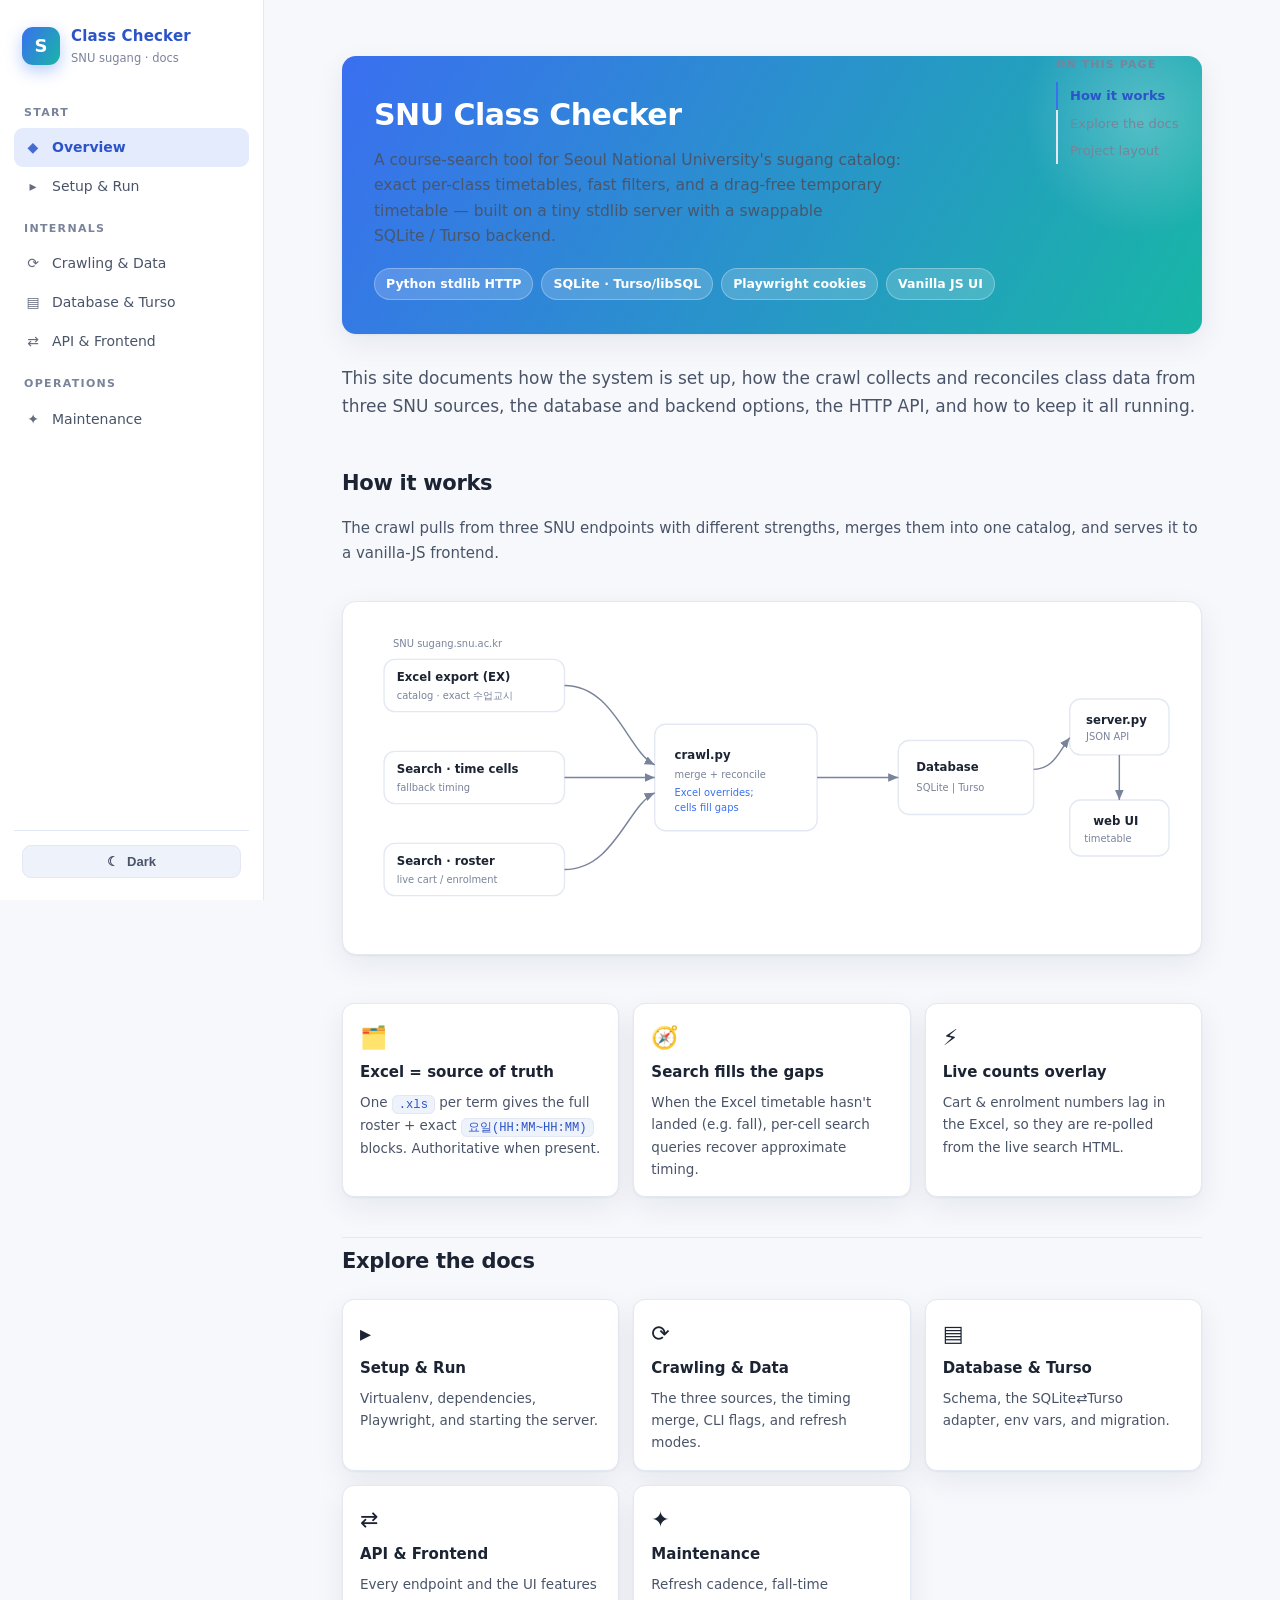
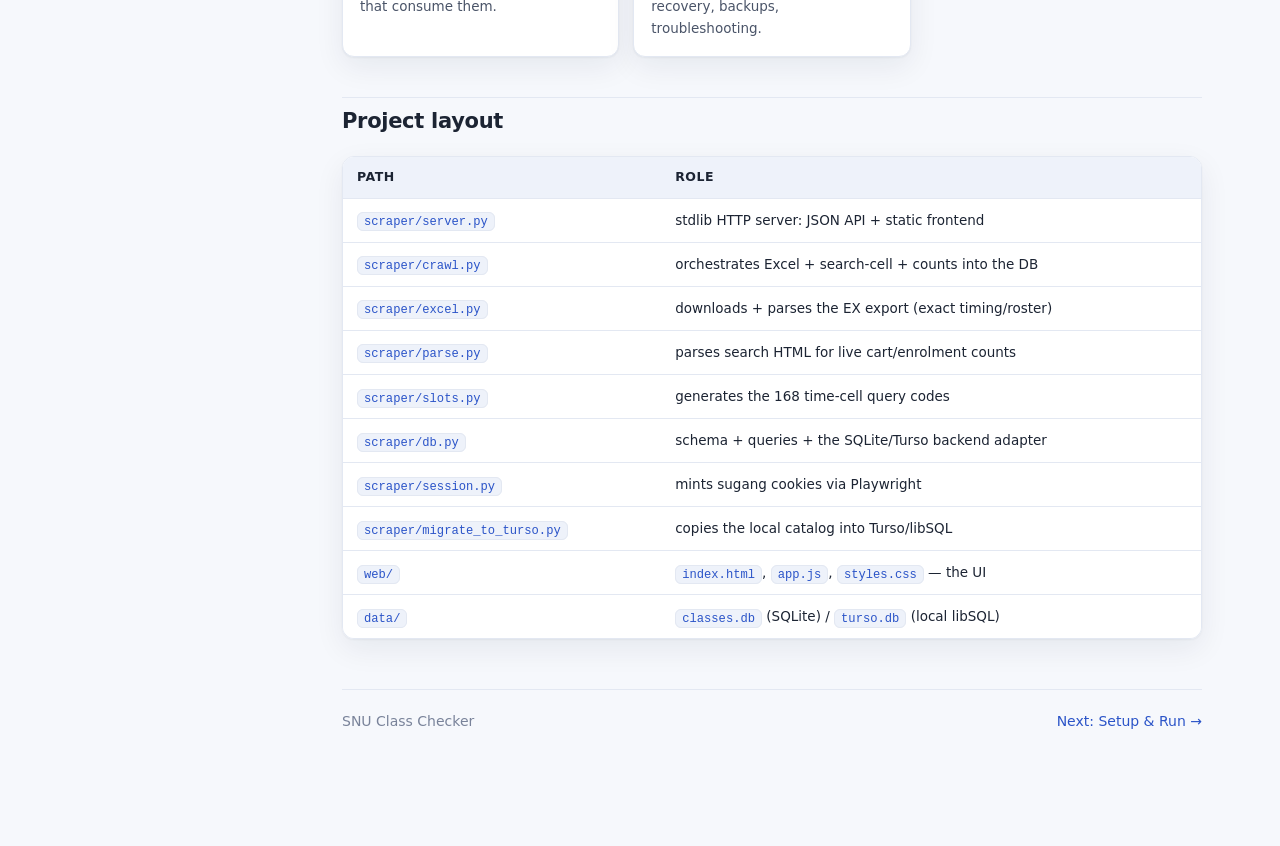
<file: docs/index.html>
<!doctype html>
<html lang="en" data-theme="light">
<head>
<meta charset="utf-8">
<meta name="viewport" content="width=device-width, initial-scale=1">
<title>Overview · SNU Class Checker Docs</title>
<link rel="stylesheet" href="styles.css">
</head>
<body>
<aside class="sidebar" id="sidebar"></aside>
<main class="content">
<article>

  <div class="hero">
    <h1>SNU Class Checker</h1>
    <p>A course-search tool for Seoul National University's sugang catalog: exact
       per-class timetables, fast filters, and a drag-free temporary timetable —
       built on a tiny stdlib server with a swappable SQLite&nbsp;/&nbsp;Turso backend.</p>
    <div class="pills">
      <span class="pill">Python stdlib HTTP</span>
      <span class="pill">SQLite · Turso/libSQL</span>
      <span class="pill">Playwright cookies</span>
      <span class="pill">Vanilla JS UI</span>
    </div>
  </div>

  <p class="lead">This site documents how the system is set up, how the crawl
     collects and reconciles class data from three SNU sources, the database and
     backend options, the HTTP API, and how to keep it all running.</p>

  <h2 id="how">How it works</h2>
  <p>The crawl pulls from three SNU endpoints with different strengths, merges
     them into one catalog, and serves it to a vanilla-JS frontend.</p>

  <svg class="diagram" viewBox="0 0 920 360" xmlns="http://www.w3.org/2000/svg" role="img" aria-label="Architecture data flow">
    <defs>
      <marker id="arw" markerWidth="9" markerHeight="9" refX="7" refY="3" orient="auto">
        <path d="M0,0 L7,3 L0,6 Z" style="fill:var(--muted)"/>
      </marker>
      <style>
        .bx{fill:var(--panel);stroke:var(--line);stroke-width:1.5;rx:12}
        .t{fill:var(--ink);font:600 13px system-ui,sans-serif}
        .s{fill:var(--muted);font:500 11px system-ui,sans-serif}
        .ln{stroke:var(--muted);stroke-width:1.6;fill:none}
        .accent{fill:var(--brand)}
      </style>
    </defs>

    <!-- column 1: SNU sources -->
    <text x="40" y="34" class="s">SNU sugang.snu.ac.kr</text>
    <rect class="bx" x="30" y="48"  width="200" height="58" rx="12"/>
    <text x="44" y="72" class="t">Excel export (EX)</text>
    <text x="44" y="92" class="s">catalog · exact 수업교시</text>
    <rect class="bx" x="30" y="150" width="200" height="58" rx="12"/>
    <text x="44" y="174" class="t">Search · time cells</text>
    <text x="44" y="194" class="s">fallback timing</text>
    <rect class="bx" x="30" y="252" width="200" height="58" rx="12"/>
    <text x="44" y="276" class="t">Search · roster</text>
    <text x="44" y="296" class="s">live cart / enrolment</text>

    <!-- column 2: crawl -->
    <rect class="bx" x="330" y="120" width="180" height="118" rx="14"/>
    <text x="352" y="158" class="t">crawl.py</text>
    <text x="352" y="180" class="s">merge + reconcile</text>
    <text x="352" y="200" class="s accent">Excel overrides;</text>
    <text x="352" y="216" class="s accent">cells fill gaps</text>

    <!-- column 3: db -->
    <rect class="bx" x="600" y="138" width="150" height="82" rx="12"/>
    <text x="620" y="172" class="t">Database</text>
    <text x="620" y="194" class="s">SQLite | Turso</text>

    <!-- column 4: server + ui -->
    <rect class="bx" x="790" y="92"  width="110" height="62" rx="12"/>
    <text x="808" y="120" class="t">server.py</text>
    <text x="808" y="138" class="s">JSON API</text>
    <rect class="bx" x="790" y="204" width="110" height="62" rx="12"/>
    <text x="816" y="232" class="t">web UI</text>
    <text x="806" y="250" class="s">timetable</text>

    <!-- arrows -->
    <path class="ln" d="M230,77  C285,77 300,150 330,165" marker-end="url(#arw)"/>
    <path class="ln" d="M230,179 L330,179" marker-end="url(#arw)"/>
    <path class="ln" d="M230,281 C285,281 300,210 330,196" marker-end="url(#arw)"/>
    <path class="ln" d="M510,179 L600,179" marker-end="url(#arw)"/>
    <path class="ln" d="M750,170 C772,170 778,150 790,135" marker-end="url(#arw)"/>
    <path class="ln" d="M845,154 L845,204" marker-end="url(#arw)"/>
  </svg>

  <div class="cards">
    <div class="card"><div class="ic">🗂️</div><h3>Excel = source of truth</h3>
      <p>One <code>.xls</code> per term gives the full roster + exact
         <code>요일(HH:MM~HH:MM)</code> blocks. Authoritative when present.</p></div>
    <div class="card"><div class="ic">🧭</div><h3>Search fills the gaps</h3>
      <p>When the Excel timetable hasn't landed (e.g. fall), per-cell search
         queries recover approximate timing.</p></div>
    <div class="card"><div class="ic">⚡</div><h3>Live counts overlay</h3>
      <p>Cart &amp; enrolment numbers lag in the Excel, so they are re-polled from
         the live search HTML.</p></div>
  </div>

  <h2 id="explore">Explore the docs</h2>
  <div class="cards">
    <a class="card" href="setup.html"><div class="ic">▸</div><h3>Setup &amp; Run</h3>
      <p>Virtualenv, dependencies, Playwright, and starting the server.</p></a>
    <a class="card" href="crawl.html"><div class="ic">⟳</div><h3>Crawling &amp; Data</h3>
      <p>The three sources, the timing merge, CLI flags, and refresh modes.</p></a>
    <a class="card" href="database.html"><div class="ic">▤</div><h3>Database &amp; Turso</h3>
      <p>Schema, the SQLite⇄Turso adapter, env vars, and migration.</p></a>
    <a class="card" href="api.html"><div class="ic">⇄</div><h3>API &amp; Frontend</h3>
      <p>Every endpoint and the UI features that consume them.</p></a>
    <a class="card" href="maintenance.html"><div class="ic">✦</div><h3>Maintenance</h3>
      <p>Refresh cadence, fall-time recovery, backups, troubleshooting.</p></a>
  </div>

  <h2 id="layout">Project layout</h2>
  <div class="table-wrap"><table>
    <tr><th>Path</th><th>Role</th></tr>
    <tr><td><code>scraper/server.py</code></td><td>stdlib HTTP server: JSON API + static frontend</td></tr>
    <tr><td><code>scraper/crawl.py</code></td><td>orchestrates Excel + search-cell + counts into the DB</td></tr>
    <tr><td><code>scraper/excel.py</code></td><td>downloads + parses the EX export (exact timing/roster)</td></tr>
    <tr><td><code>scraper/parse.py</code></td><td>parses search HTML for live cart/enrolment counts</td></tr>
    <tr><td><code>scraper/slots.py</code></td><td>generates the 168 time-cell query codes</td></tr>
    <tr><td><code>scraper/db.py</code></td><td>schema + queries + the SQLite/Turso backend adapter</td></tr>
    <tr><td><code>scraper/session.py</code></td><td>mints sugang cookies via Playwright</td></tr>
    <tr><td><code>scraper/migrate_to_turso.py</code></td><td>copies the local catalog into Turso/libSQL</td></tr>
    <tr><td><code>web/</code></td><td><code>index.html</code>, <code>app.js</code>, <code>styles.css</code> — the UI</td></tr>
    <tr><td><code>data/</code></td><td><code>classes.db</code> (SQLite) / <code>turso.db</code> (local libSQL)</td></tr>
  </table></div>

  <div class="docfoot"><span>SNU Class Checker</span><a href="setup.html">Next: Setup &amp; Run →</a></div>

</article>
</main>
<script src="docs.js"></script>
</body>
</html>
</file>
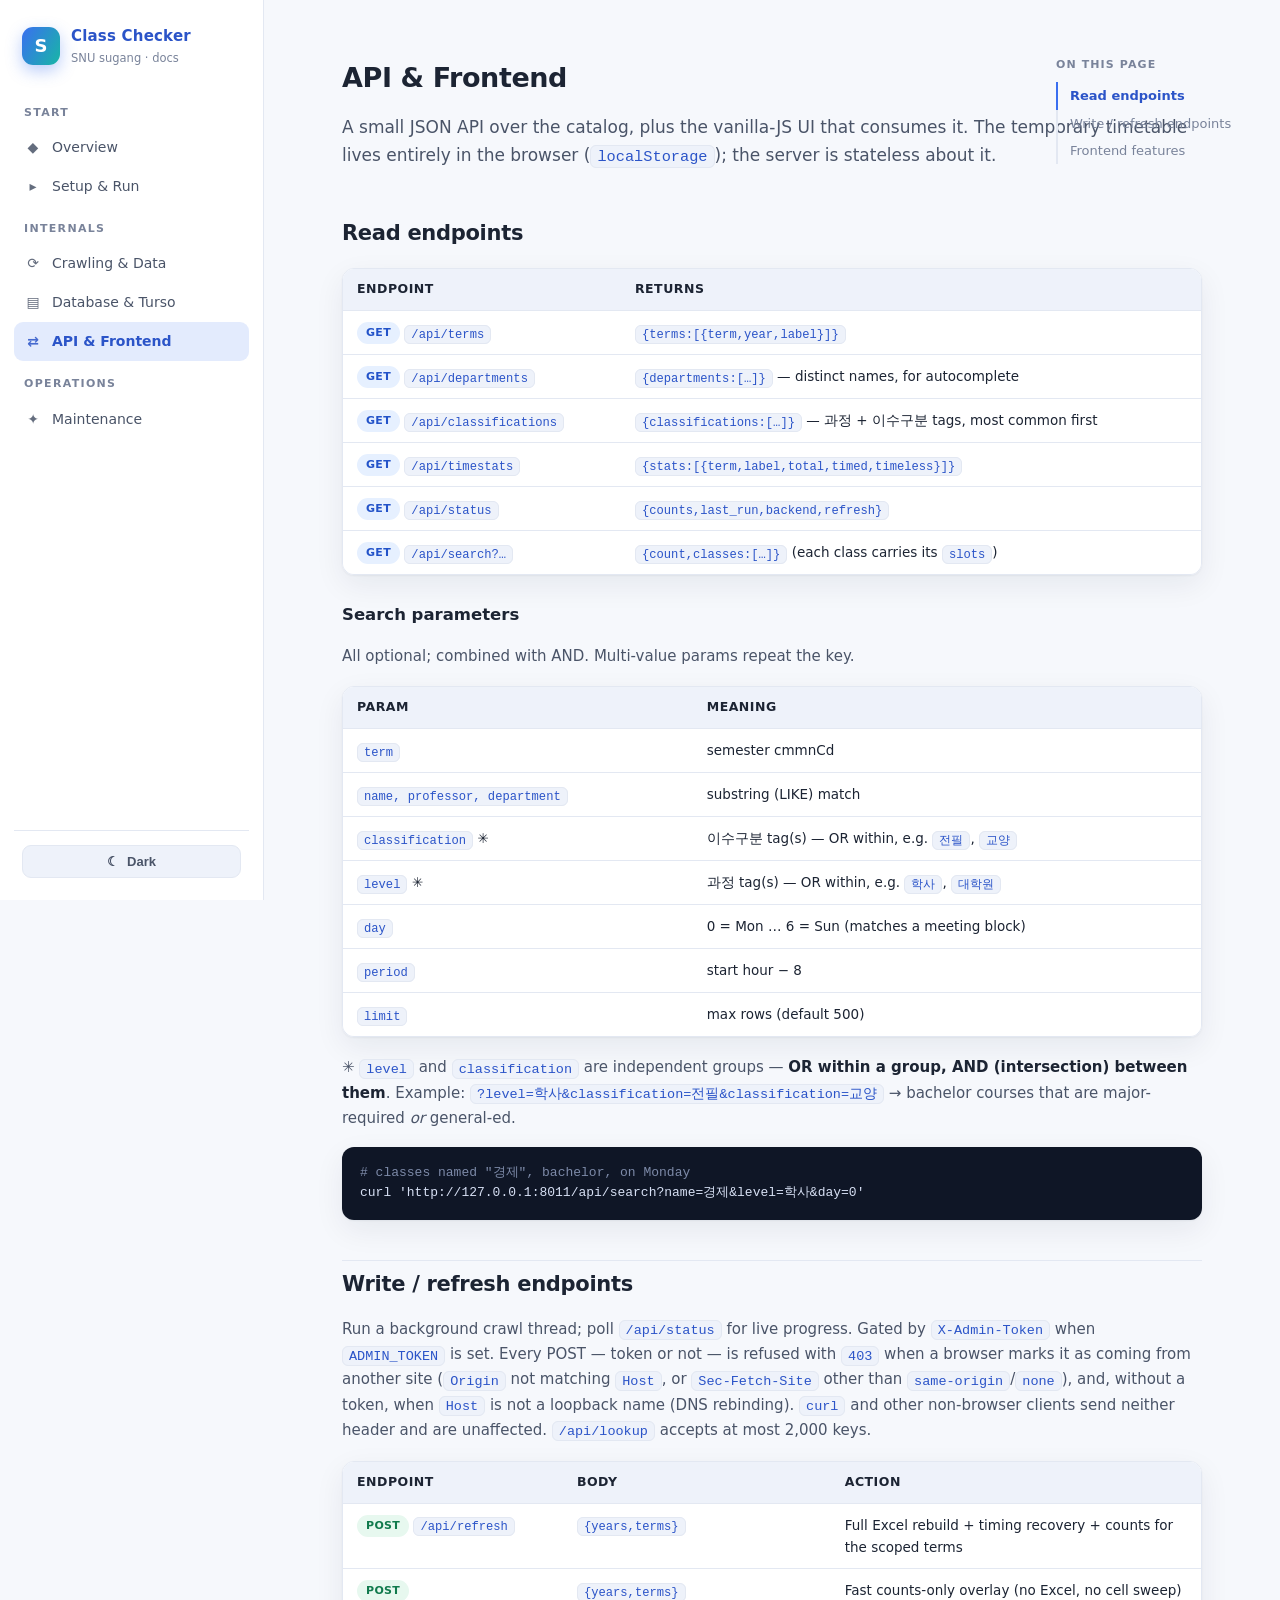
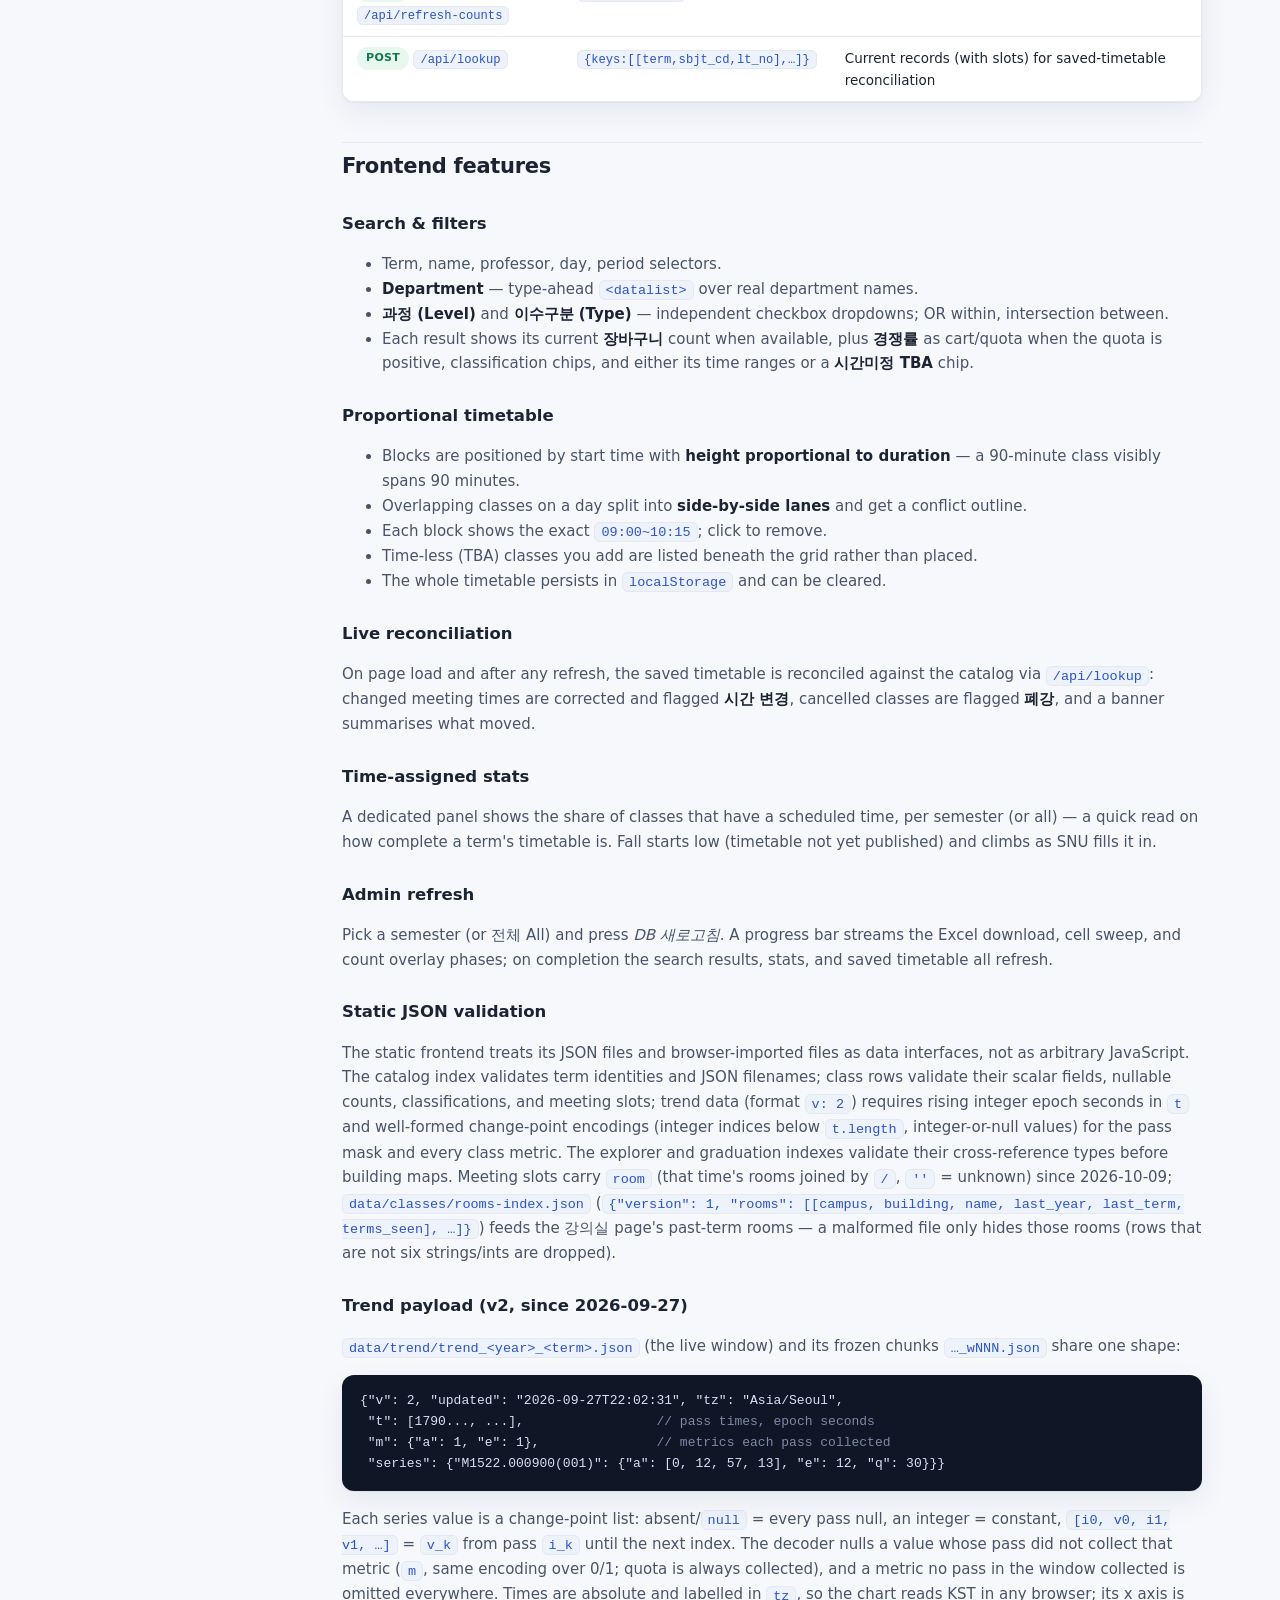
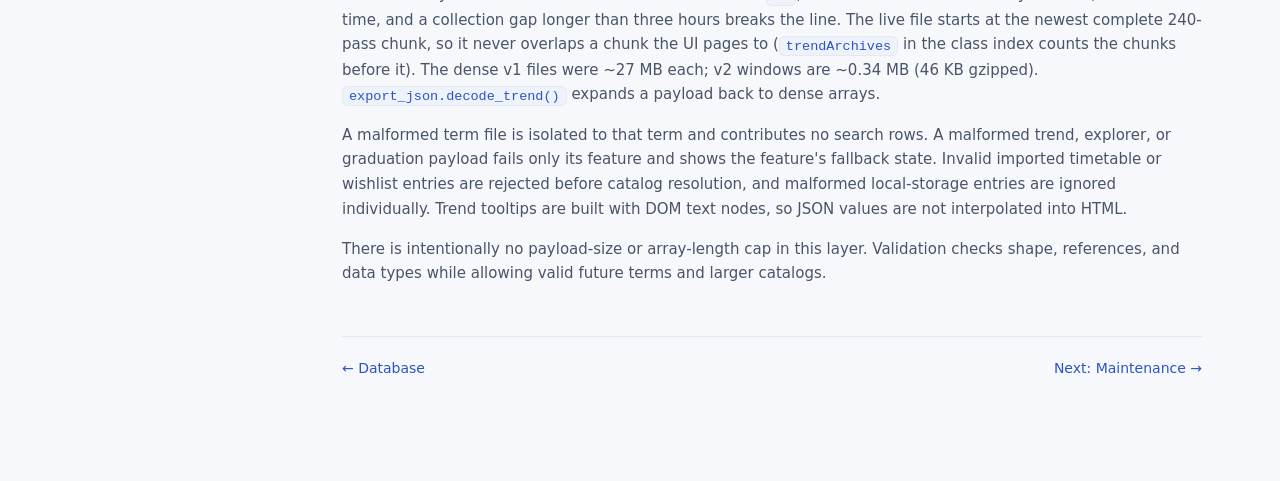
<file: docs/api.html>
<!doctype html>
<html lang="en" data-theme="light">
<head>
<meta charset="utf-8">
<meta name="viewport" content="width=device-width, initial-scale=1">
<title>API &amp; Frontend · SNU Class Checker Docs</title>
<link rel="stylesheet" href="styles.css">
</head>
<body>
<aside class="sidebar" id="sidebar"></aside>
<main class="content">
<article>

  <h1>API &amp; Frontend</h1>
  <p class="lead">A small JSON API over the catalog, plus the vanilla-JS UI that
     consumes it. The temporary timetable lives entirely in the browser
     (<code>localStorage</code>); the server is stateless about it.</p>

  <h2 id="read">Read endpoints</h2>
  <div class="table-wrap"><table>
    <tr><th>Endpoint</th><th>Returns</th></tr>
    <tr><td><span class="badge get">GET</span> <code>/api/terms</code></td><td><code>{terms:[{term,year,label}]}</code></td></tr>
    <tr><td><span class="badge get">GET</span> <code>/api/departments</code></td><td><code>{departments:[…]}</code> — distinct names, for autocomplete</td></tr>
    <tr><td><span class="badge get">GET</span> <code>/api/classifications</code></td><td><code>{classifications:[…]}</code> — 과정 + 이수구분 tags, most common first</td></tr>
    <tr><td><span class="badge get">GET</span> <code>/api/timestats</code></td><td><code>{stats:[{term,label,total,timed,timeless}]}</code></td></tr>
    <tr><td><span class="badge get">GET</span> <code>/api/status</code></td><td><code>{counts,last_run,backend,refresh}</code></td></tr>
    <tr><td><span class="badge get">GET</span> <code>/api/search?…</code></td><td><code>{count,classes:[…]}</code> (each class carries its <code>slots</code>)</td></tr>
  </table></div>

  <h3 id="search">Search parameters</h3>
  <p>All optional; combined with AND. Multi-value params repeat the key.</p>
  <div class="table-wrap"><table>
    <tr><th>Param</th><th>Meaning</th></tr>
    <tr><td><code>term</code></td><td>semester cmmnCd</td></tr>
    <tr><td><code>name, professor, department</code></td><td>substring (LIKE) match</td></tr>
    <tr><td><code>classification</code> ✳</td><td>이수구분 tag(s) — OR within, e.g. <code>전필</code>, <code>교양</code></td></tr>
    <tr><td><code>level</code> ✳</td><td>과정 tag(s) — OR within, e.g. <code>학사</code>, <code>대학원</code></td></tr>
    <tr><td><code>day</code></td><td>0 = Mon … 6 = Sun (matches a meeting block)</td></tr>
    <tr><td><code>period</code></td><td>start hour − 8</td></tr>
    <tr><td><code>limit</code></td><td>max rows (default 500)</td></tr>
  </table></div>
  <p>✳ <code>level</code> and <code>classification</code> are independent groups —
     <strong>OR within a group, AND (intersection) between them</strong>. Example:
     <code>?level=학사&amp;classification=전필&amp;classification=교양</code> → bachelor courses
     that are major-required <em>or</em> general-ed.</p>
  <pre><code><span class="cmt"># classes named "경제", bachelor, on Monday</span>
curl 'http://127.0.0.1:8011/api/search?name=경제&level=학사&day=0'</code></pre>

  <h2 id="refresh">Write / refresh endpoints</h2>
  <p>Run a background crawl thread; poll <code>/api/status</code> for live progress.
     Gated by <code>X-Admin-Token</code> when <code>ADMIN_TOKEN</code> is set.
     Every POST — token or not — is refused with <code>403</code> when a browser marks
     it as coming from another site (<code>Origin</code> not matching <code>Host</code>,
     or <code>Sec-Fetch-Site</code> other than <code>same-origin</code>/<code>none</code>),
     and, without a token, when <code>Host</code> is not a loopback name (DNS rebinding).
     <code>curl</code> and other non-browser clients send neither header and are
     unaffected. <code>/api/lookup</code> accepts at most 2,000 keys.</p>
  <div class="table-wrap"><table>
    <tr><th>Endpoint</th><th>Body</th><th>Action</th></tr>
    <tr><td><span class="badge post">POST</span> <code>/api/refresh</code></td><td><code>{years,terms}</code></td><td>Full Excel rebuild + timing recovery + counts for the scoped terms</td></tr>
    <tr><td><span class="badge post">POST</span> <code>/api/refresh-counts</code></td><td><code>{years,terms}</code></td><td>Fast counts-only overlay (no Excel, no cell sweep)</td></tr>
    <tr><td><span class="badge post">POST</span> <code>/api/lookup</code></td><td><code>{keys:[[term,sbjt_cd,lt_no],…]}</code></td><td>Current records (with slots) for saved-timetable reconciliation</td></tr>
  </table></div>

  <h2 id="ui">Frontend features</h2>

  <h3 id="filters">Search &amp; filters</h3>
  <ul>
    <li>Term, name, professor, day, period selectors.</li>
    <li><strong>Department</strong> — type-ahead <code>&lt;datalist&gt;</code> over real department names.</li>
    <li><strong>과정 (Level)</strong> and <strong>이수구분 (Type)</strong> — independent checkbox dropdowns; OR within, intersection between.</li>
    <li>Each result shows its current <strong>장바구니</strong> count when available, plus <strong>경쟁률</strong> as cart/quota when the quota is positive, classification chips, and either its time ranges or a <strong>시간미정 TBA</strong> chip.</li>
  </ul>

  <h3 id="timetable">Proportional timetable</h3>
  <ul>
    <li>Blocks are positioned by start time with <strong>height proportional to duration</strong> — a 90-minute class visibly spans 90 minutes.</li>
    <li>Overlapping classes on a day split into <strong>side-by-side lanes</strong> and get a conflict outline.</li>
    <li>Each block shows the exact <code>09:00~10:15</code>; click to remove.</li>
    <li>Time-less (TBA) classes you add are listed beneath the grid rather than placed.</li>
    <li>The whole timetable persists in <code>localStorage</code> and can be cleared.</li>
  </ul>

  <h3 id="reconcile">Live reconciliation</h3>
  <p>On page load and after any refresh, the saved timetable is reconciled against
     the catalog via <code>/api/lookup</code>: changed meeting times are corrected and
     flagged <strong>시간 변경</strong>, cancelled classes are flagged <strong>폐강</strong>,
     and a banner summarises what moved.</p>

  <h3 id="timestats">Time-assigned stats</h3>
  <p>A dedicated panel shows the share of classes that have a scheduled time, per
     semester (or all) — a quick read on how complete a term's timetable is. Fall
     starts low (timetable not yet published) and climbs as SNU fills it in.</p>

  <h3 id="admin">Admin refresh</h3>
  <p>Pick a semester (or 전체 All) and press <em>DB 새로고침</em>. A progress bar streams
     the Excel download, cell sweep, and count overlay phases; on completion the
     search results, stats, and saved timetable all refresh.</p>

  <h3 id="json-safety">Static JSON validation</h3>
  <p>The static frontend treats its JSON files and browser-imported files as data
     interfaces, not as arbitrary JavaScript. The catalog index validates term
     identities and JSON filenames; class rows validate their scalar fields,
     nullable counts, classifications, and meeting slots; trend data (format
     <code>v: 2</code>) requires rising integer epoch seconds in <code>t</code>
     and well-formed change-point encodings (integer indices below
     <code>t.length</code>, integer-or-null values) for the pass mask and every
     class metric. The explorer and graduation indexes validate their
     cross-reference types before building maps. Meeting slots carry
     <code>room</code> (that time's rooms joined by <code>/</code>, <code>''</code> =
     unknown) since 2026-10-09; <code>data/classes/rooms-index.json</code>
     (<code>{"version": 1, "rooms": [[campus, building, name, last_year, last_term,
     terms_seen], …]}</code>) feeds the 강의실 page's past-term rooms — a malformed
     file only hides those rooms (rows that are not six strings/ints are dropped).</p>
  <h3 id="trend-format">Trend payload (v2, since 2026-09-27)</h3>
  <p><code>data/trend/trend_&lt;year&gt;_&lt;term&gt;.json</code> (the live window)
     and its frozen chunks <code>…_wNNN.json</code> share one shape:</p>
  <pre><code>{"v": 2, "updated": "2026-09-27T22:02:31", "tz": "Asia/Seoul",
 "t": [1790..., ...],                 <span class="cmt">// pass times, epoch seconds</span>
 "m": {"a": 1, "e": 1},               <span class="cmt">// metrics each pass collected</span>
 "series": {"M1522.000900(001)": {"a": [0, 12, 57, 13], "e": 12, "q": 30}}}</code></pre>
  <p>Each series value is a change-point list: absent/<code>null</code> = every pass
     null, an integer = constant, <code>[i0, v0, i1, v1, …]</code> = <code>v_k</code>
     from pass <code>i_k</code> until the next index. The decoder nulls a value whose
     pass did not collect that metric (<code>m</code>, same encoding over 0/1;
     quota is always collected), and a metric no pass in the window collected is
     omitted everywhere. Times are absolute and labelled in <code>tz</code>, so the
     chart reads KST in any browser; its x axis is time, and a collection gap
     longer than three hours breaks the line. The live file starts at the newest
     complete 240-pass chunk, so it never overlaps a chunk the UI pages to
     (<code>trendArchives</code> in the class index counts the chunks before it).
     The dense v1 files were ~27 MB each; v2 windows are ~0.34 MB (46 KB gzipped).
     <code>export_json.decode_trend()</code> expands a payload back to dense arrays.</p>
  <p>A malformed term file is isolated to that term and contributes no search
     rows. A malformed trend, explorer, or graduation payload fails only its
     feature and shows the feature's fallback state. Invalid imported timetable
     or wishlist entries are rejected before catalog resolution, and malformed
     local-storage entries are ignored individually. Trend tooltips are built
     with DOM text nodes, so JSON values are not interpolated into HTML.</p>
  <p>There is intentionally no payload-size or array-length cap in this layer.
     Validation checks shape, references, and data types while allowing valid
     future terms and larger catalogs.</p>

  <div class="docfoot"><a href="database.html">← Database</a><a href="maintenance.html">Next: Maintenance →</a></div>

</article>
</main>
<script src="docs.js"></script>
</body>
</html>
</file>
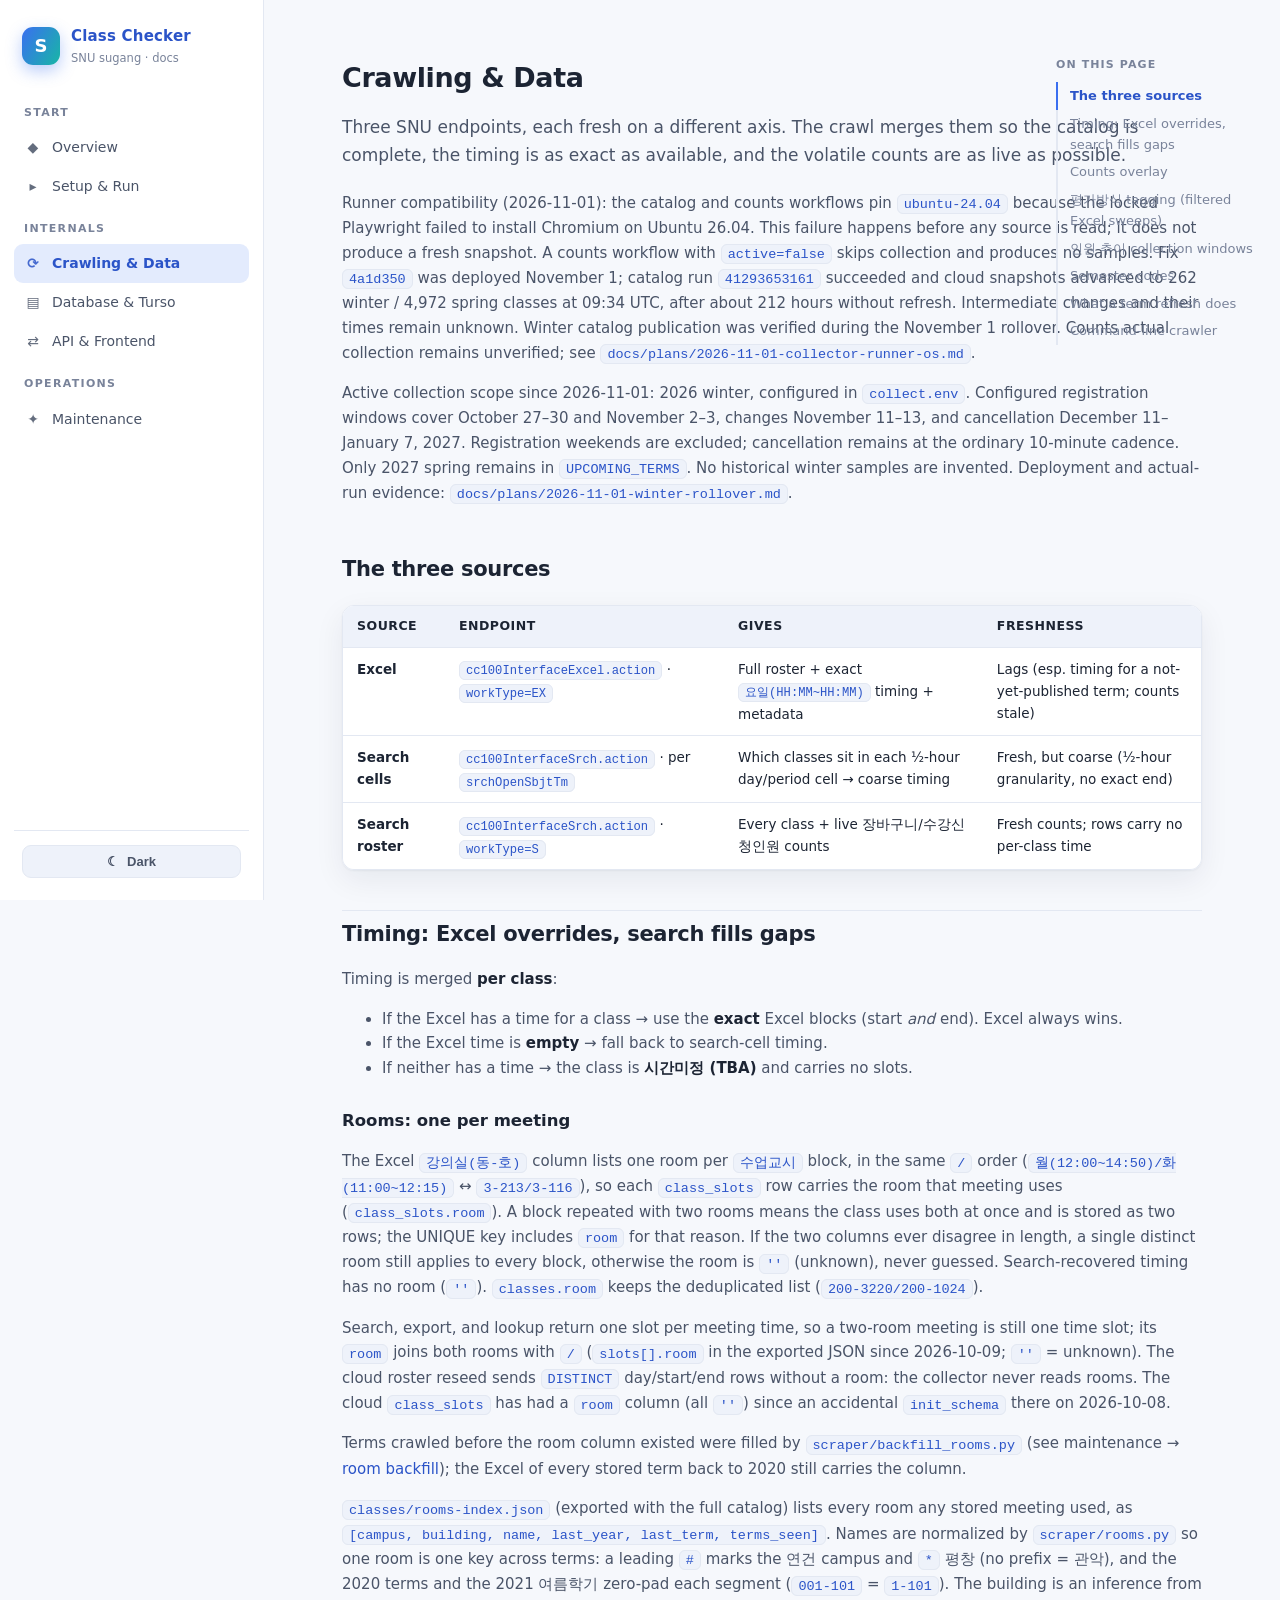
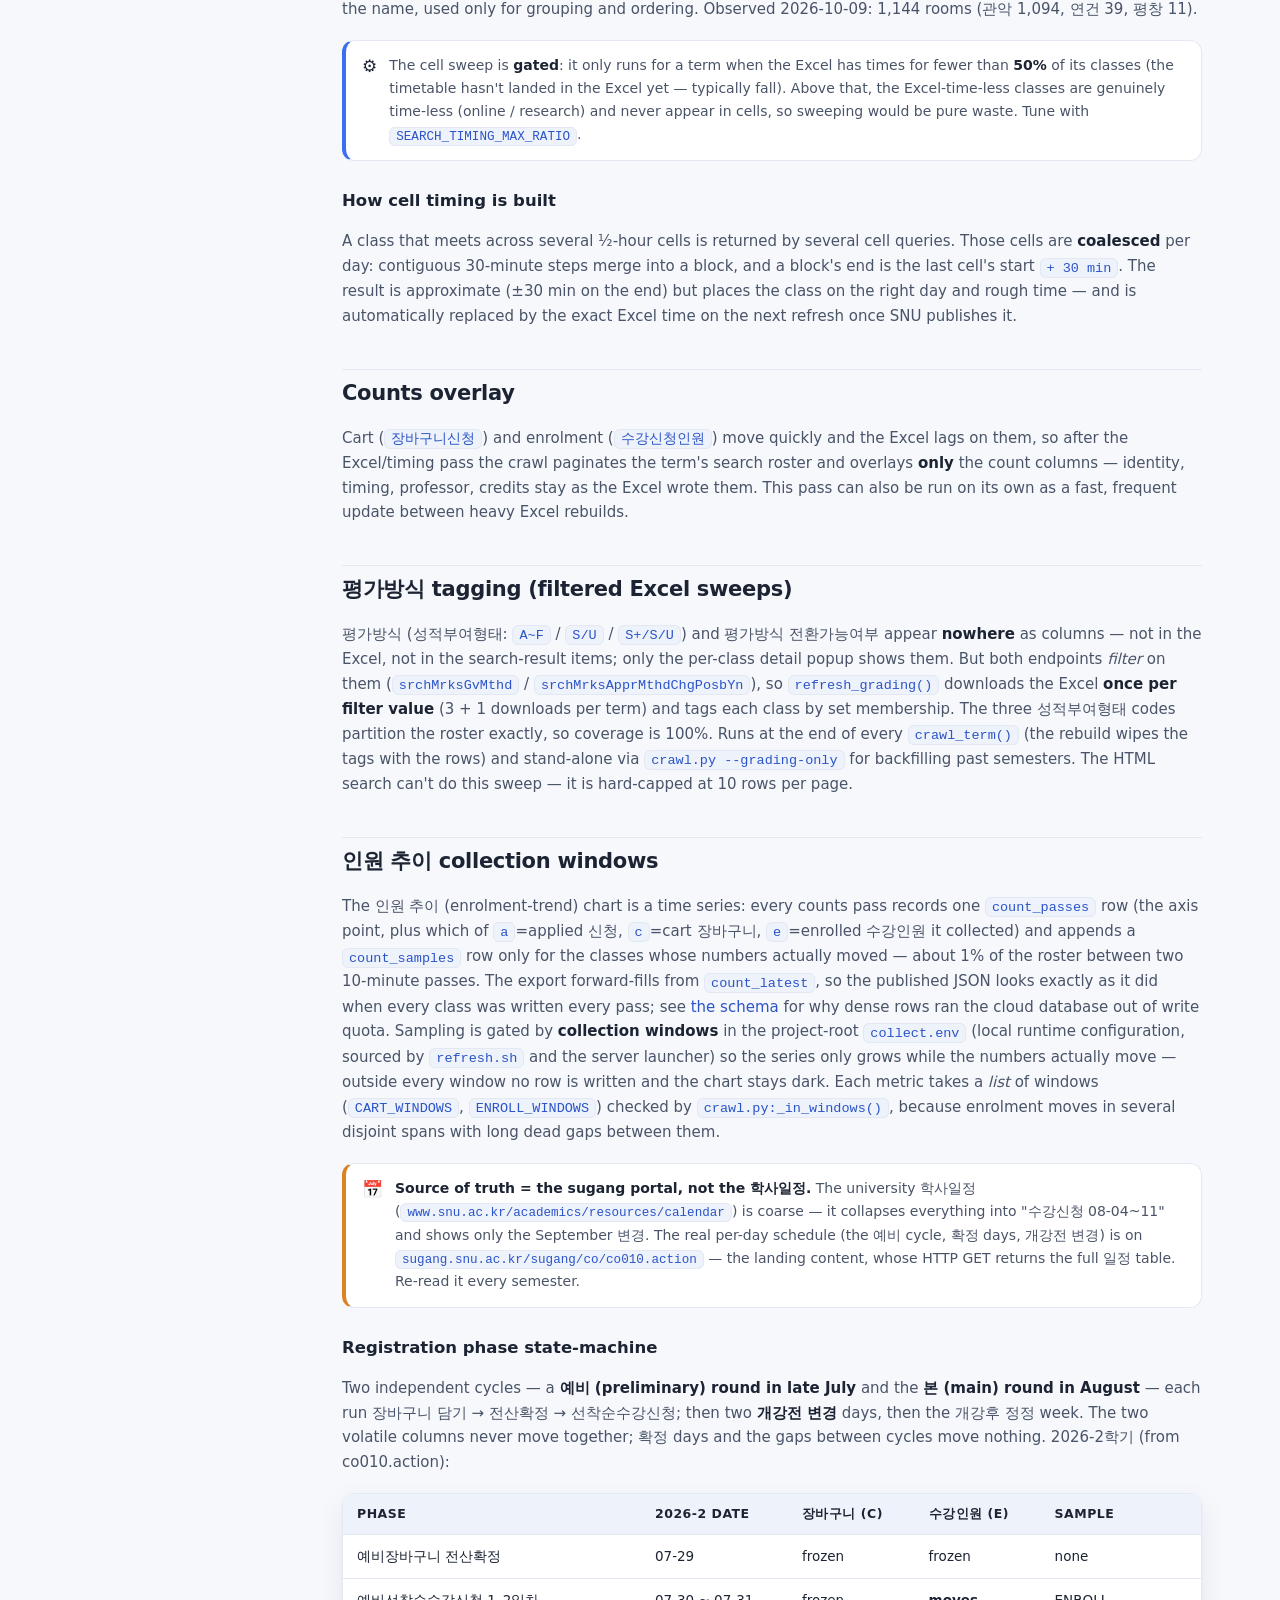
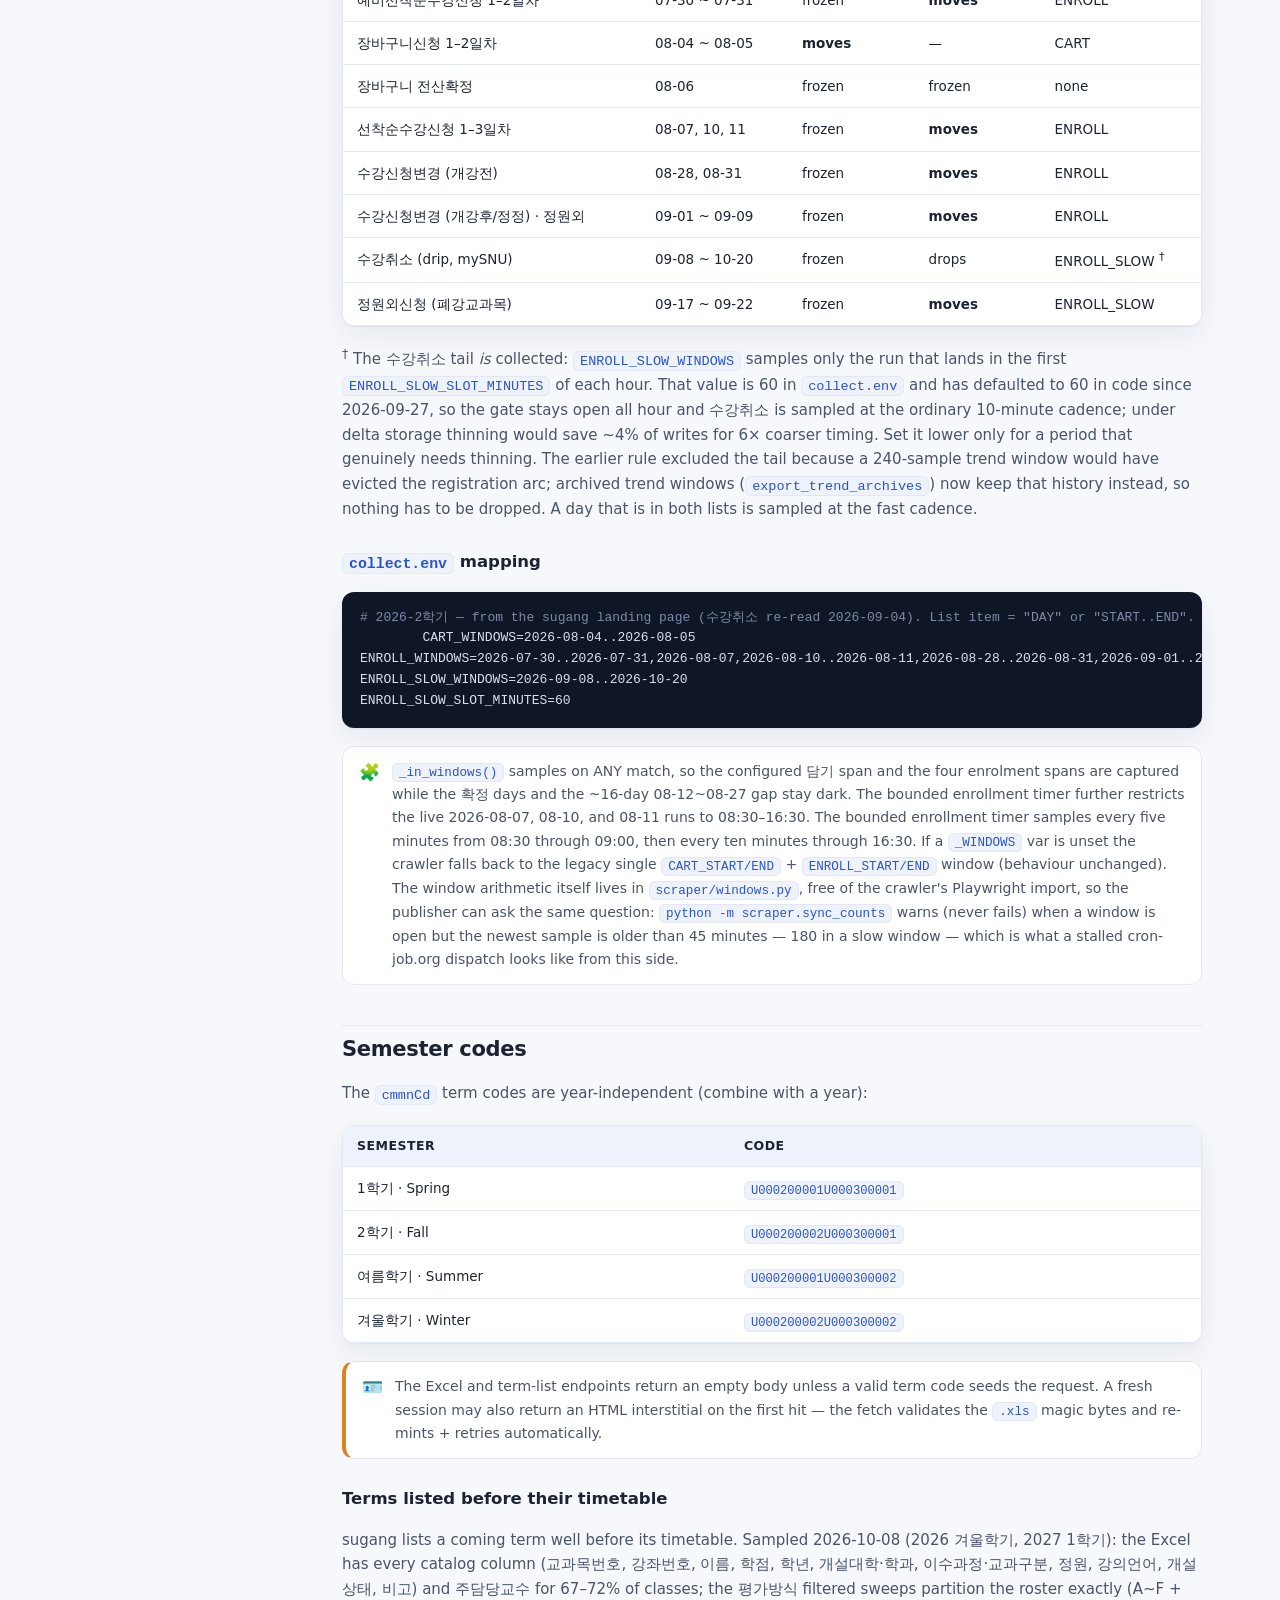
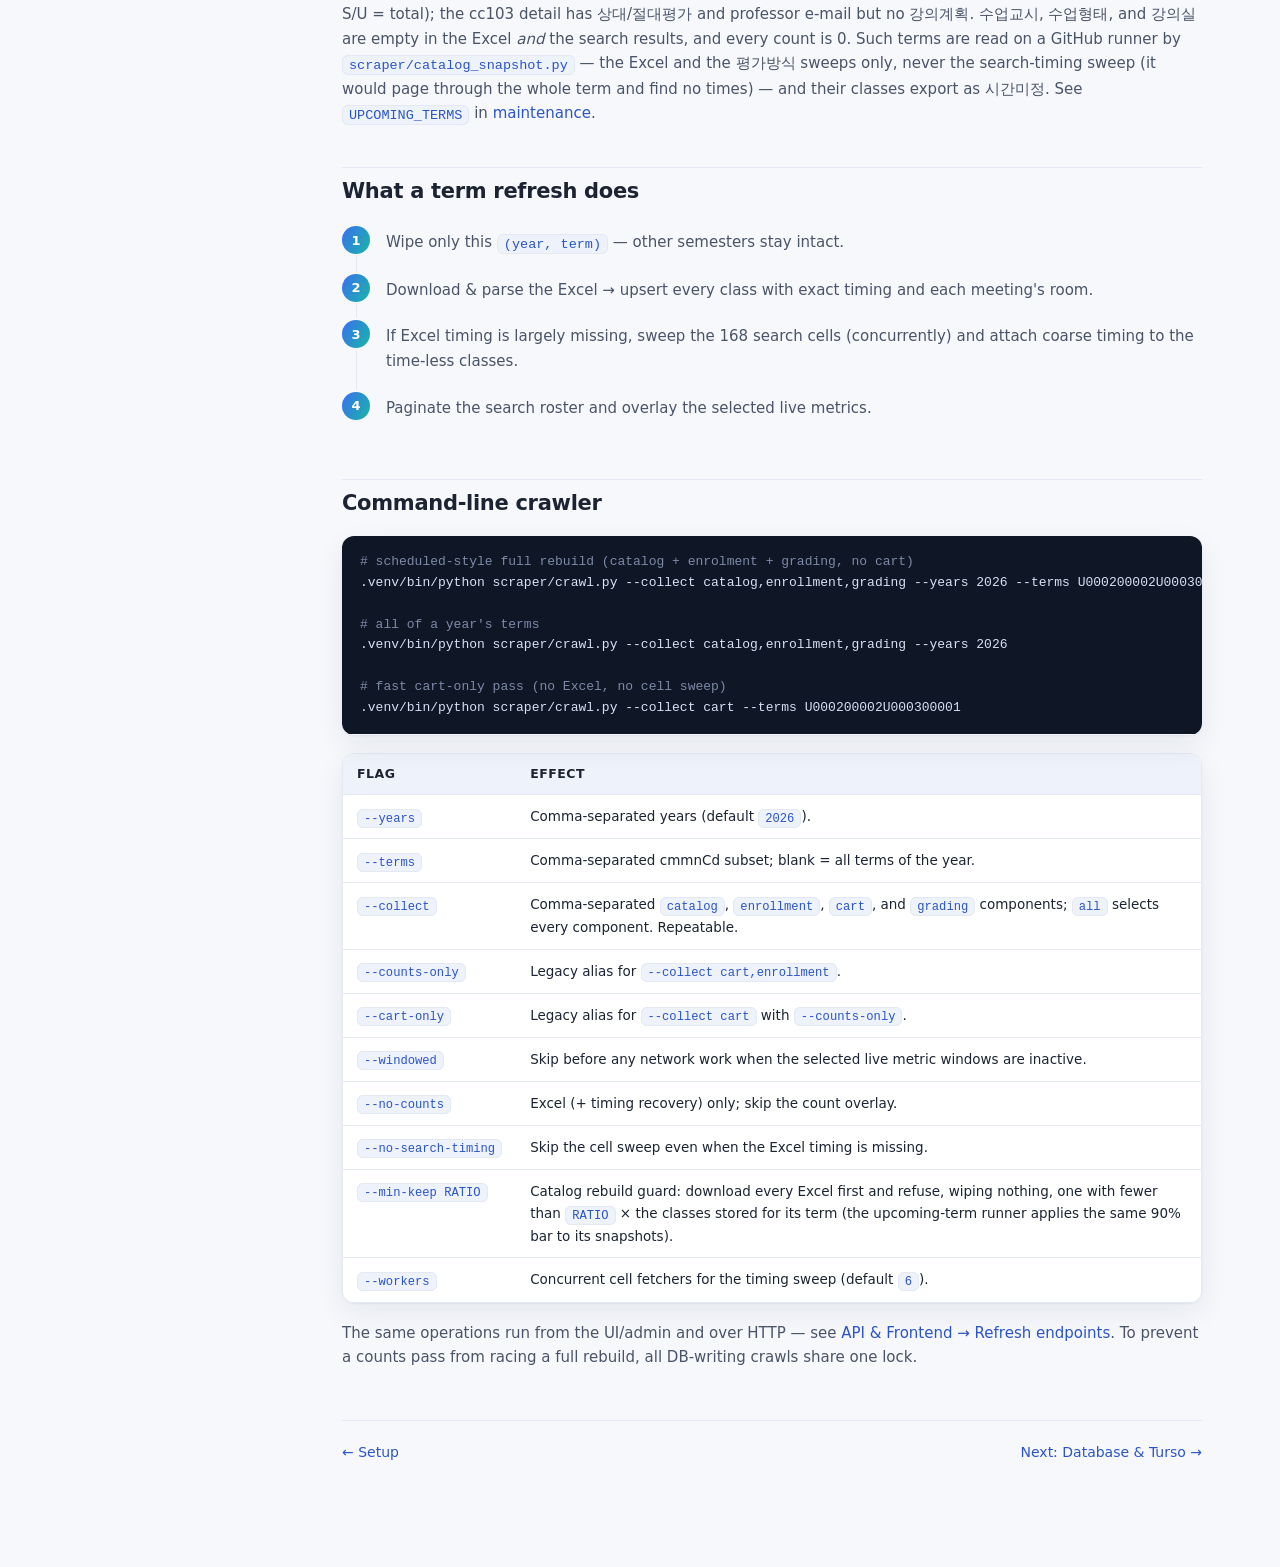
<file: docs/crawl.html>
<!doctype html>
<html lang="en" data-theme="light">
<head>
<meta charset="utf-8">
<meta name="viewport" content="width=device-width, initial-scale=1">
<title>Crawling &amp; Data · SNU Class Checker Docs</title>
<link rel="stylesheet" href="styles.css">
</head>
<body>
<aside class="sidebar" id="sidebar"></aside>
<main class="content">
<article>

  <h1>Crawling &amp; Data</h1>
  <p class="lead">Three SNU endpoints, each fresh on a different axis. The crawl
     merges them so the catalog is complete, the timing is as exact as available,
     and the volatile counts are as live as possible.</p>

  <p>Runner compatibility (2026-11-01): the catalog and counts workflows pin
     <code>ubuntu-24.04</code> because the locked Playwright failed to install
     Chromium on Ubuntu 26.04. This failure happens before any source is read;
     it does not produce a fresh snapshot. A counts workflow with
     <code>active=false</code> skips collection and produces no samples.
     Fix <code>4a1d350</code> was deployed November 1; catalog run
     <code>41293653161</code> succeeded and cloud snapshots advanced to
     262 winter / 4,972 spring classes at 09:34 UTC, after about 212 hours
     without refresh. Intermediate changes and their times remain unknown.
     Winter catalog publication was verified during the November 1 rollover.
     Counts actual collection remains unverified; see
     <code>docs/plans/2026-11-01-collector-runner-os.md</code>.</p>

  <p>Active collection scope since 2026-11-01: 2026 winter, configured in
     <code>collect.env</code>. Configured registration windows cover October 27–30
     and November 2–3, changes November 11–13, and cancellation December
     11–January 7, 2027. Registration weekends are excluded; cancellation
     remains at the ordinary 10-minute cadence. Only 2027 spring remains in
     <code>UPCOMING_TERMS</code>. No historical winter samples are invented.
     Deployment and actual-run evidence:
     <code>docs/plans/2026-11-01-winter-rollover.md</code>.</p>

  <h2 id="sources">The three sources</h2>
  <div class="table-wrap"><table>
    <tr><th>Source</th><th>Endpoint</th><th>Gives</th><th>Freshness</th></tr>
    <tr><td><strong>Excel</strong></td><td><code>cc100InterfaceExcel.action</code> · <code>workType=EX</code></td>
        <td>Full roster + exact <code>요일(HH:MM~HH:MM)</code> timing + metadata</td>
        <td>Lags (esp. timing for a not-yet-published term; counts stale)</td></tr>
    <tr><td><strong>Search cells</strong></td><td><code>cc100InterfaceSrch.action</code> · per <code>srchOpenSbjtTm</code></td>
        <td>Which classes sit in each ½-hour day/period cell → coarse timing</td>
        <td>Fresh, but coarse (½-hour granularity, no exact end)</td></tr>
    <tr><td><strong>Search roster</strong></td><td><code>cc100InterfaceSrch.action</code> · <code>workType=S</code></td>
        <td>Every class + live 장바구니/수강신청인원 counts</td>
        <td>Fresh counts; rows carry no per-class time</td></tr>
  </table></div>

  <h2 id="timing">Timing: Excel overrides, search fills gaps</h2>
  <p>Timing is merged <strong>per class</strong>:</p>
  <ul>
    <li>If the Excel has a time for a class → use the <strong>exact</strong> Excel blocks (start <em>and</em> end). Excel always wins.</li>
    <li>If the Excel time is <strong>empty</strong> → fall back to search-cell timing.</li>
    <li>If neither has a time → the class is <strong>시간미정 (TBA)</strong> and carries no slots.</li>
  </ul>

  <h3 id="rooms">Rooms: one per meeting</h3>
  <p>The Excel <code>강의실(동-호)</code> column lists one room per <code>수업교시</code> block,
     in the same <code>/</code> order (<code>월(12:00~14:50)/화(11:00~12:15)</code> ↔
     <code>3-213/3-116</code>), so each <code>class_slots</code> row carries the room that
     meeting uses (<code>class_slots.room</code>). A block repeated with two rooms means the
     class uses both at once and is stored as two rows; the UNIQUE key includes
     <code>room</code> for that reason. If the two columns ever disagree in length, a single
     distinct room still applies to every block, otherwise the room is <code>''</code>
     (unknown), never guessed. Search-recovered timing has no room (<code>''</code>).
     <code>classes.room</code> keeps the deduplicated list (<code>200-3220/200-1024</code>).</p>
  <p>Search, export, and lookup return one slot per meeting time, so a two-room meeting is
     still one time slot; its <code>room</code> joins both rooms with <code>/</code>
     (<code>slots[].room</code> in the exported JSON since 2026-10-09; <code>''</code> =
     unknown). The cloud roster reseed sends <code>DISTINCT</code> day/start/end rows without
     a room: the collector never reads rooms. The cloud <code>class_slots</code> has had a
     <code>room</code> column (all <code>''</code>) since an accidental
     <code>init_schema</code> there on 2026-10-08.</p>
  <p>Terms crawled before the room column existed were filled by
     <code>scraper/backfill_rooms.py</code> (see maintenance → <a href="maintenance.html#rooms">room backfill</a>);
     the Excel of every stored term back to 2020 still carries the column.</p>
  <p><code>classes/rooms-index.json</code> (exported with the full catalog) lists every room
     any stored meeting used, as <code>[campus, building, name, last_year, last_term,
     terms_seen]</code>. Names are normalized by <code>scraper/rooms.py</code> so one room is
     one key across terms: a leading <code>#</code> marks the 연건 campus and <code>*</code>
     평창 (no prefix = 관악), and the 2020 terms and the 2021 여름학기 zero-pad each segment
     (<code>001-101</code> = <code>1-101</code>). The building is an inference from the name,
     used only for grouping and ordering. Observed 2026-10-09: 1,144 rooms (관악 1,094, 연건 39,
     평창 11).</p>

  <div class="callout note"><span class="ic">⚙️</span>
    <p>The cell sweep is <strong>gated</strong>: it only runs for a term when the Excel
       has times for fewer than <strong>50%</strong> of its classes (the timetable
       hasn't landed in the Excel yet — typically fall). Above that, the Excel-time-less
       classes are genuinely time-less (online / research) and never appear in cells,
       so sweeping would be pure waste. Tune with <code>SEARCH_TIMING_MAX_RATIO</code>.</p></div>

  <h3 id="coalesce">How cell timing is built</h3>
  <p>A class that meets across several ½-hour cells is returned by several cell
     queries. Those cells are <strong>coalesced</strong> per day: contiguous 30-minute
     steps merge into a block, and a block's end is the last cell's start <code>+ 30 min</code>.
     The result is approximate (±30&nbsp;min on the end) but places the class on the
     right day and rough time — and is automatically replaced by the exact Excel
     time on the next refresh once SNU publishes it.</p>

  <h2 id="counts">Counts overlay</h2>
  <p>Cart (<code>장바구니신청</code>) and enrolment (<code>수강신청인원</code>) move quickly
     and the Excel lags on them, so after the Excel/timing pass the crawl paginates
     the term's search roster and overlays <strong>only</strong> the count columns —
     identity, timing, professor, credits stay as the Excel wrote them. This pass can
     also be run on its own as a fast, frequent update between heavy Excel rebuilds.</p>

  <h2 id="grading">평가방식 tagging (filtered Excel sweeps)</h2>
  <p>평가방식 (성적부여형태: <code>A~F</code> / <code>S/U</code> / <code>S+/S/U</code>) and
     평가방식 전환가능여부 appear <strong>nowhere</strong> as columns — not in the Excel, not in the
     search-result items; only the per-class detail popup shows them. But both endpoints
     <em>filter</em> on them (<code>srchMrksGvMthd</code> /
     <code>srchMrksApprMthdChgPosbYn</code>), so <code>refresh_grading()</code> downloads the
     Excel <strong>once per filter value</strong> (3 + 1 downloads per term) and tags each class
     by set membership. The three 성적부여형태 codes partition the roster exactly, so coverage
     is 100%. Runs at the end of every <code>crawl_term()</code> (the rebuild wipes the tags with
     the rows) and stand-alone via <code>crawl.py --grading-only</code> for backfilling past
     semesters. The HTML search can't do this sweep — it is hard-capped at 10 rows per page.</p>

  <h2 id="trend-windows">인원 추이 collection windows</h2>
  <p>The 인원 추이 (enrolment-trend) chart is a time series: every counts pass
     records one <code>count_passes</code> row (the axis point, plus which of
     <code>a</code>=applied 신청, <code>c</code>=cart 장바구니,
     <code>e</code>=enrolled 수강인원 it collected) and appends a
     <code>count_samples</code> row only for the classes whose numbers actually
     moved — about 1% of the roster between two 10-minute passes. The export
     forward-fills from <code>count_latest</code>, so the published JSON looks
     exactly as it did when every class was written every pass; see
     <a href="database.html#t-counts">the schema</a> for why dense rows ran the
     cloud database out of write quota. Sampling is gated by <strong>collection
     windows</strong> in the project-root <code>collect.env</code> (local runtime
     configuration, sourced by
     <code>refresh.sh</code> and the server launcher) so the series only grows while the numbers actually move —
     outside every window no row is written and the chart stays dark. Each metric takes
     a <em>list</em> of windows (<code>CART_WINDOWS</code>, <code>ENROLL_WINDOWS</code>)
     checked by <code>crawl.py:_in_windows()</code>, because enrolment moves in several
     disjoint spans with long dead gaps between them.</p>

  <div class="callout warn"><span class="ic">📅</span>
    <p><strong>Source of truth = the sugang portal, not the 학사일정.</strong> The
       university 학사일정 (<code>www.snu.ac.kr/academics/resources/calendar</code>) is
       coarse — it collapses everything into "수강신청 08-04~11" and shows only the
       September 변경. The real per-day schedule (the 예비 cycle, 확정 days, 개강전 변경)
       is on <code>sugang.snu.ac.kr/sugang/co/co010.action</code> — the landing content,
       whose HTTP GET returns the full 일정 table. Re-read it every semester.</p></div>

  <h3 id="reg-phases">Registration phase state-machine</h3>
  <p>Two independent cycles — a <strong>예비 (preliminary) round in late July</strong>
     and the <strong>본 (main) round in August</strong> — each run 장바구니 담기 →
     전산확정 → 선착순수강신청; then two <strong>개강전 변경</strong> days, then the
     개강후 정정 week. The two volatile columns never move together; 확정 days and the
     gaps between cycles move nothing. 2026-2학기 (from co010.action):</p>
  <div class="table-wrap"><table>
    <tr><th>Phase</th><th>2026-2 date</th><th>장바구니 (c)</th><th>수강인원 (e)</th><th>sample</th></tr>
    <tr><td>예비장바구니 전산확정</td><td>07-29</td><td>frozen</td><td>frozen</td><td>none</td></tr>
    <tr><td>예비선착순수강신청 1–2일차</td><td>07-30 ~ 07-31</td><td>frozen</td><td><strong>moves</strong></td><td>ENROLL</td></tr>
    <tr><td>장바구니신청 1–2일차</td><td>08-04 ~ 08-05</td><td><strong>moves</strong></td><td>—</td><td>CART</td></tr>
    <tr><td>장바구니 전산확정</td><td>08-06</td><td>frozen</td><td>frozen</td><td>none</td></tr>
    <tr><td>선착순수강신청 1–3일차</td><td>08-07, 10, 11</td><td>frozen</td><td><strong>moves</strong></td><td>ENROLL</td></tr>
    <tr><td>수강신청변경 (개강전)</td><td>08-28, 08-31</td><td>frozen</td><td><strong>moves</strong></td><td>ENROLL</td></tr>
    <tr><td>수강신청변경 (개강후/정정) · 정원외</td><td>09-01 ~ 09-09</td><td>frozen</td><td><strong>moves</strong></td><td>ENROLL</td></tr>
    <tr><td>수강취소 (drip, mySNU)</td><td>09-08 ~ 10-20</td><td>frozen</td><td>drops</td><td>ENROLL_SLOW <sup>†</sup></td></tr>
    <tr><td>정원외신청 (폐강교과목)</td><td>09-17 ~ 09-22</td><td>frozen</td><td><strong>moves</strong></td><td>ENROLL_SLOW</td></tr>
  </table></div>
  <p><sup>†</sup> The 수강취소 tail <em>is</em> collected: <code>ENROLL_SLOW_WINDOWS</code>
     samples only the run that lands in the first <code>ENROLL_SLOW_SLOT_MINUTES</code>
     of each hour. That value is 60 in <code>collect.env</code> and has defaulted to 60
     in code since 2026-09-27, so the gate stays open all hour and 수강취소 is sampled at
     the ordinary 10-minute cadence; under delta storage thinning would save ~4% of
     writes for 6× coarser timing. Set it lower only for a period that genuinely needs
     thinning. The earlier rule excluded the tail
     because a 240-sample trend window would have evicted the registration arc;
     archived trend windows (<code>export_trend_archives</code>) now keep that history
     instead, so nothing has to be dropped. A day that is in both lists is sampled at
     the fast cadence.</p>

  <h3 id="window-config"><code>collect.env</code> mapping</h3>
<pre><code><span class="cmt"># 2026-2학기 — from the sugang landing page (수강취소 re-read 2026-09-04). List item = "DAY" or "START..END".</span>
	CART_WINDOWS=2026-08-04..2026-08-05
ENROLL_WINDOWS=2026-07-30..2026-07-31,2026-08-07,2026-08-10..2026-08-11,2026-08-28..2026-08-31,2026-09-01..2026-09-09
ENROLL_SLOW_WINDOWS=2026-09-08..2026-10-20
ENROLL_SLOW_SLOT_MINUTES=60</code></pre>
  <div class="callout"><span class="ic">🧩</span>
    <p><code>_in_windows()</code> samples on ANY match, so the configured 담기 span and the
       four enrolment spans are captured while the 확정 days and the ~16-day
       08-12~08-27 gap stay dark. The bounded enrollment timer further restricts
       the live 2026-08-07, 08-10, and 08-11 runs to 08:30–16:30. The bounded
       enrollment timer samples every five minutes from 08:30 through 09:00,
       then every ten minutes through 16:30. If a
       <code>_WINDOWS</code> var is unset the crawler
       falls back to the legacy single <code>CART_START/END</code> +
       <code>ENROLL_START/END</code> window (behaviour unchanged). The window
       arithmetic itself lives in <code>scraper/windows.py</code>, free of the
       crawler's Playwright import, so the publisher can ask the same question:
       <code>python -m scraper.sync_counts</code> warns (never fails) when a
       window is open but the newest sample is older than 45 minutes — 180 in a
       slow window — which is what a stalled cron-job.org dispatch looks like
       from this side.</p></div>

  <h2 id="terms">Semester codes</h2>
  <p>The <code>cmmnCd</code> term codes are year-independent (combine with a year):</p>
  <div class="table-wrap"><table>
    <tr><th>Semester</th><th>Code</th></tr>
    <tr><td>1학기 · Spring</td><td><code>U000200001U000300001</code></td></tr>
    <tr><td>2학기 · Fall</td><td><code>U000200002U000300001</code></td></tr>
    <tr><td>여름학기 · Summer</td><td><code>U000200001U000300002</code></td></tr>
    <tr><td>겨울학기 · Winter</td><td><code>U000200002U000300002</code></td></tr>
  </table></div>
  <div class="callout warn"><span class="ic">🪪</span>
    <p>The Excel and term-list endpoints return an empty body unless a valid term
       code seeds the request. A fresh session may also return an HTML interstitial
       on the first hit — the fetch validates the <code>.xls</code> magic bytes and
       re-mints + retries automatically.</p></div>

  <h3 id="upcoming">Terms listed before their timetable</h3>
  <p>sugang lists a coming term well before its timetable. Sampled 2026-10-08
     (2026 겨울학기, 2027 1학기): the Excel has every catalog column
     (교과목번호, 강좌번호, 이름, 학점, 학년, 개설대학·학과, 이수과정·교과구분, 정원,
     강의언어, 개설상태, 비고) and 주담당교수 for 67–72% of classes; the
     평가방식 filtered sweeps partition the roster exactly (A~F + S/U = total);
     the cc103 detail has 상대/절대평가 and professor e-mail but no 강의계획.
     수업교시, 수업형태, and 강의실 are empty in the Excel <em>and</em> the search
     results, and every count is 0. Such terms are read on a GitHub runner by
     <code>scraper/catalog_snapshot.py</code> — the Excel and the 평가방식
     sweeps only, never the search-timing sweep (it would page through the
     whole term and find no times) — and their classes export as 시간미정. See
     <code>UPCOMING_TERMS</code> in
     <a href="maintenance.html#upcoming">maintenance</a>.</p>

  <h2 id="per-term">What a term refresh does</h2>
  <ol class="steps">
    <li>Wipe only this <code>(year, term)</code> — other semesters stay intact.</li>
    <li>Download &amp; parse the Excel → upsert every class with exact timing and each meeting's room.</li>
    <li>If Excel timing is largely missing, sweep the 168 search cells (concurrently) and attach coarse timing to the time-less classes.</li>
    <li>Paginate the search roster and overlay the selected live metrics.</li>
  </ol>

  <h2 id="cli">Command-line crawler</h2>
  <pre><code><span class="cmt"># scheduled-style full rebuild (catalog + enrolment + grading, no cart)</span>
.venv/bin/python scraper/crawl.py --collect catalog,enrollment,grading --years 2026 --terms U000200002U000300001

<span class="cmt"># all of a year's terms</span>
.venv/bin/python scraper/crawl.py --collect catalog,enrollment,grading --years 2026

<span class="cmt"># fast cart-only pass (no Excel, no cell sweep)</span>
.venv/bin/python scraper/crawl.py --collect cart --terms U000200002U000300001</code></pre>

  <div class="table-wrap"><table>
    <tr><th>Flag</th><th>Effect</th></tr>
    <tr><td><code>--years</code></td><td>Comma-separated years (default <code>2026</code>).</td></tr>
    <tr><td><code>--terms</code></td><td>Comma-separated cmmnCd subset; blank = all terms of the year.</td></tr>
    <tr><td><code>--collect</code></td><td>Comma-separated <code>catalog</code>, <code>enrollment</code>, <code>cart</code>, and <code>grading</code> components; <code>all</code> selects every component. Repeatable.</td></tr>
    <tr><td><code>--counts-only</code></td><td>Legacy alias for <code>--collect cart,enrollment</code>.</td></tr>
    <tr><td><code>--cart-only</code></td><td>Legacy alias for <code>--collect cart</code> with <code>--counts-only</code>.</td></tr>
    <tr><td><code>--windowed</code></td><td>Skip before any network work when the selected live metric windows are inactive.</td></tr>
    <tr><td><code>--no-counts</code></td><td>Excel (+ timing recovery) only; skip the count overlay.</td></tr>
    <tr><td><code>--no-search-timing</code></td><td>Skip the cell sweep even when the Excel timing is missing.</td></tr>
    <tr><td><code>--min-keep RATIO</code></td><td>Catalog rebuild guard: download every Excel first and refuse, wiping nothing, one with fewer than <code>RATIO</code> × the classes stored for its term (the upcoming-term runner applies the same 90% bar to its snapshots).</td></tr>
    <tr><td><code>--workers</code></td><td>Concurrent cell fetchers for the timing sweep (default <code>6</code>).</td></tr>
  </table></div>

  <p>The same operations run from the UI/admin and over HTTP — see
     <a href="api.html#refresh">API &amp; Frontend → Refresh endpoints</a>. To prevent a
     counts pass from racing a full rebuild, all DB-writing crawls share one lock.</p>

  <div class="docfoot"><a href="setup.html">← Setup</a><a href="database.html">Next: Database &amp; Turso →</a></div>

</article>
</main>
<script src="docs.js"></script>
</body>
</html>
</file>
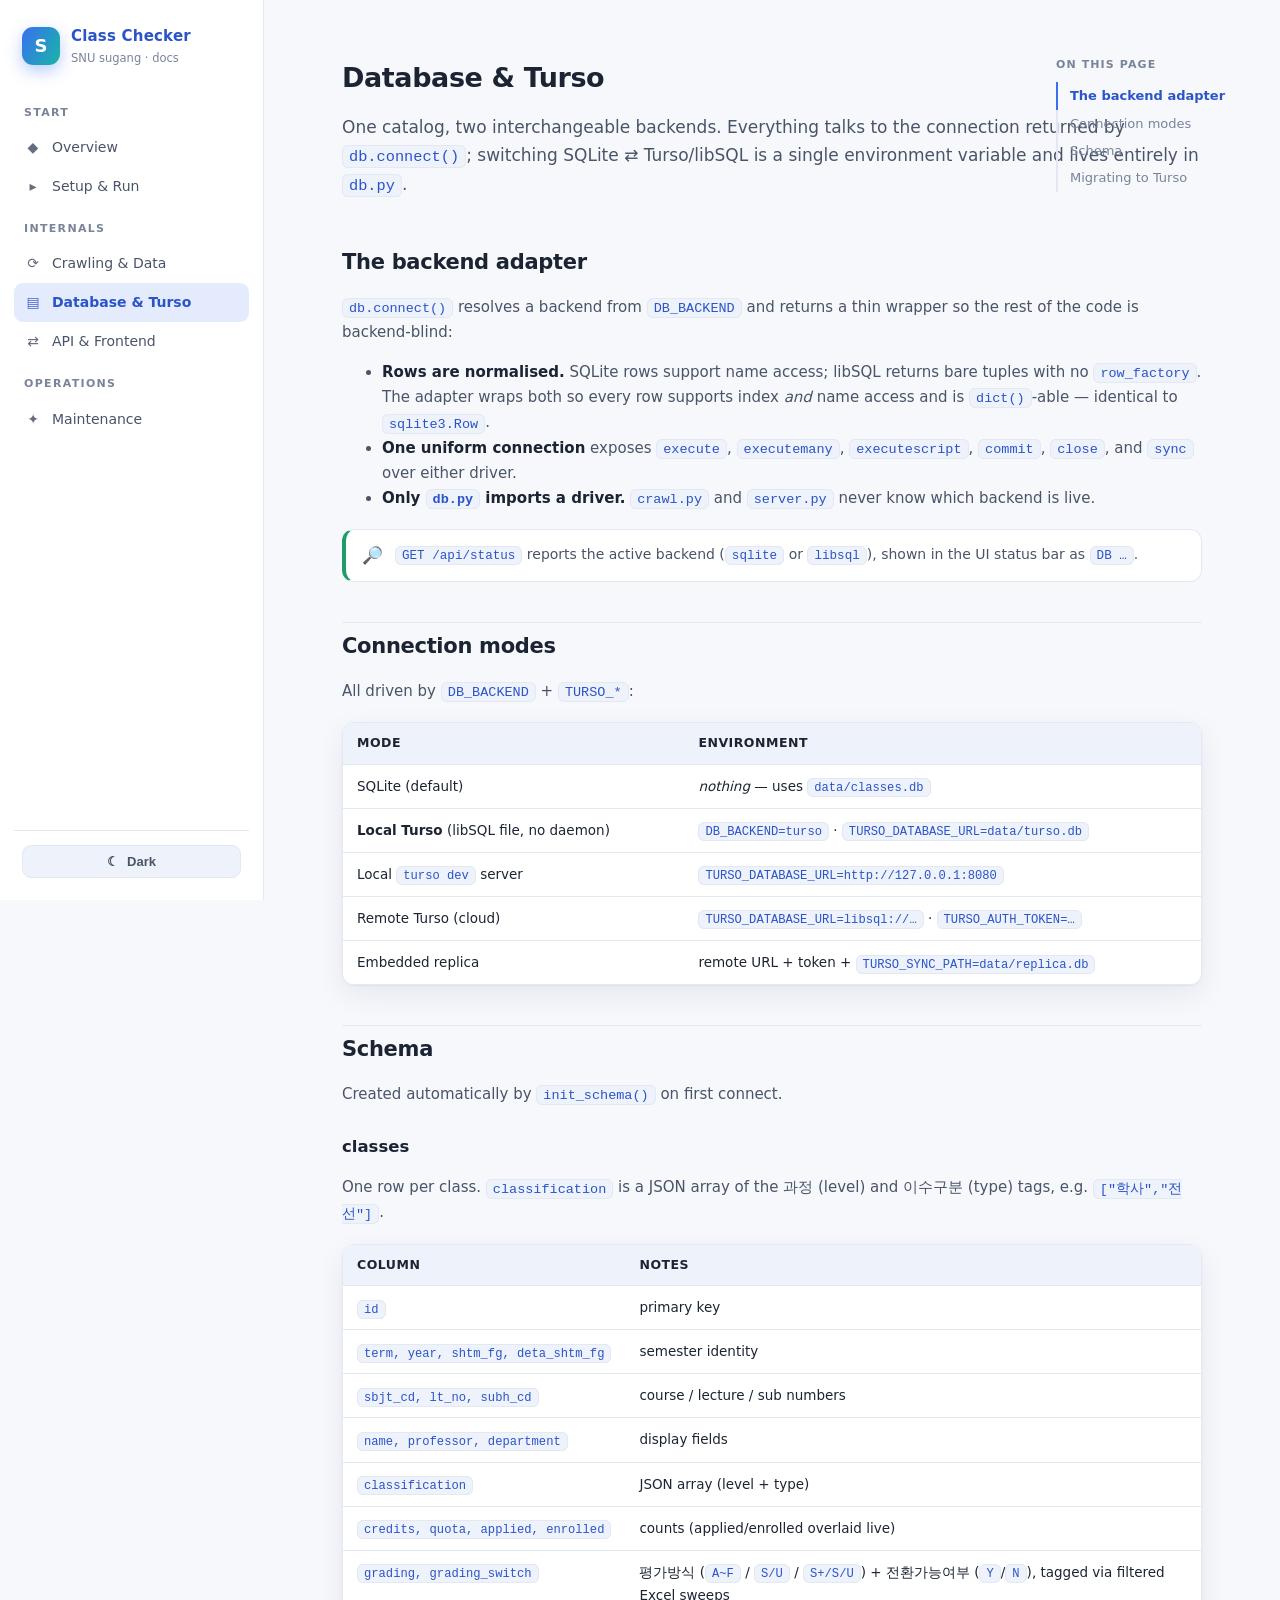
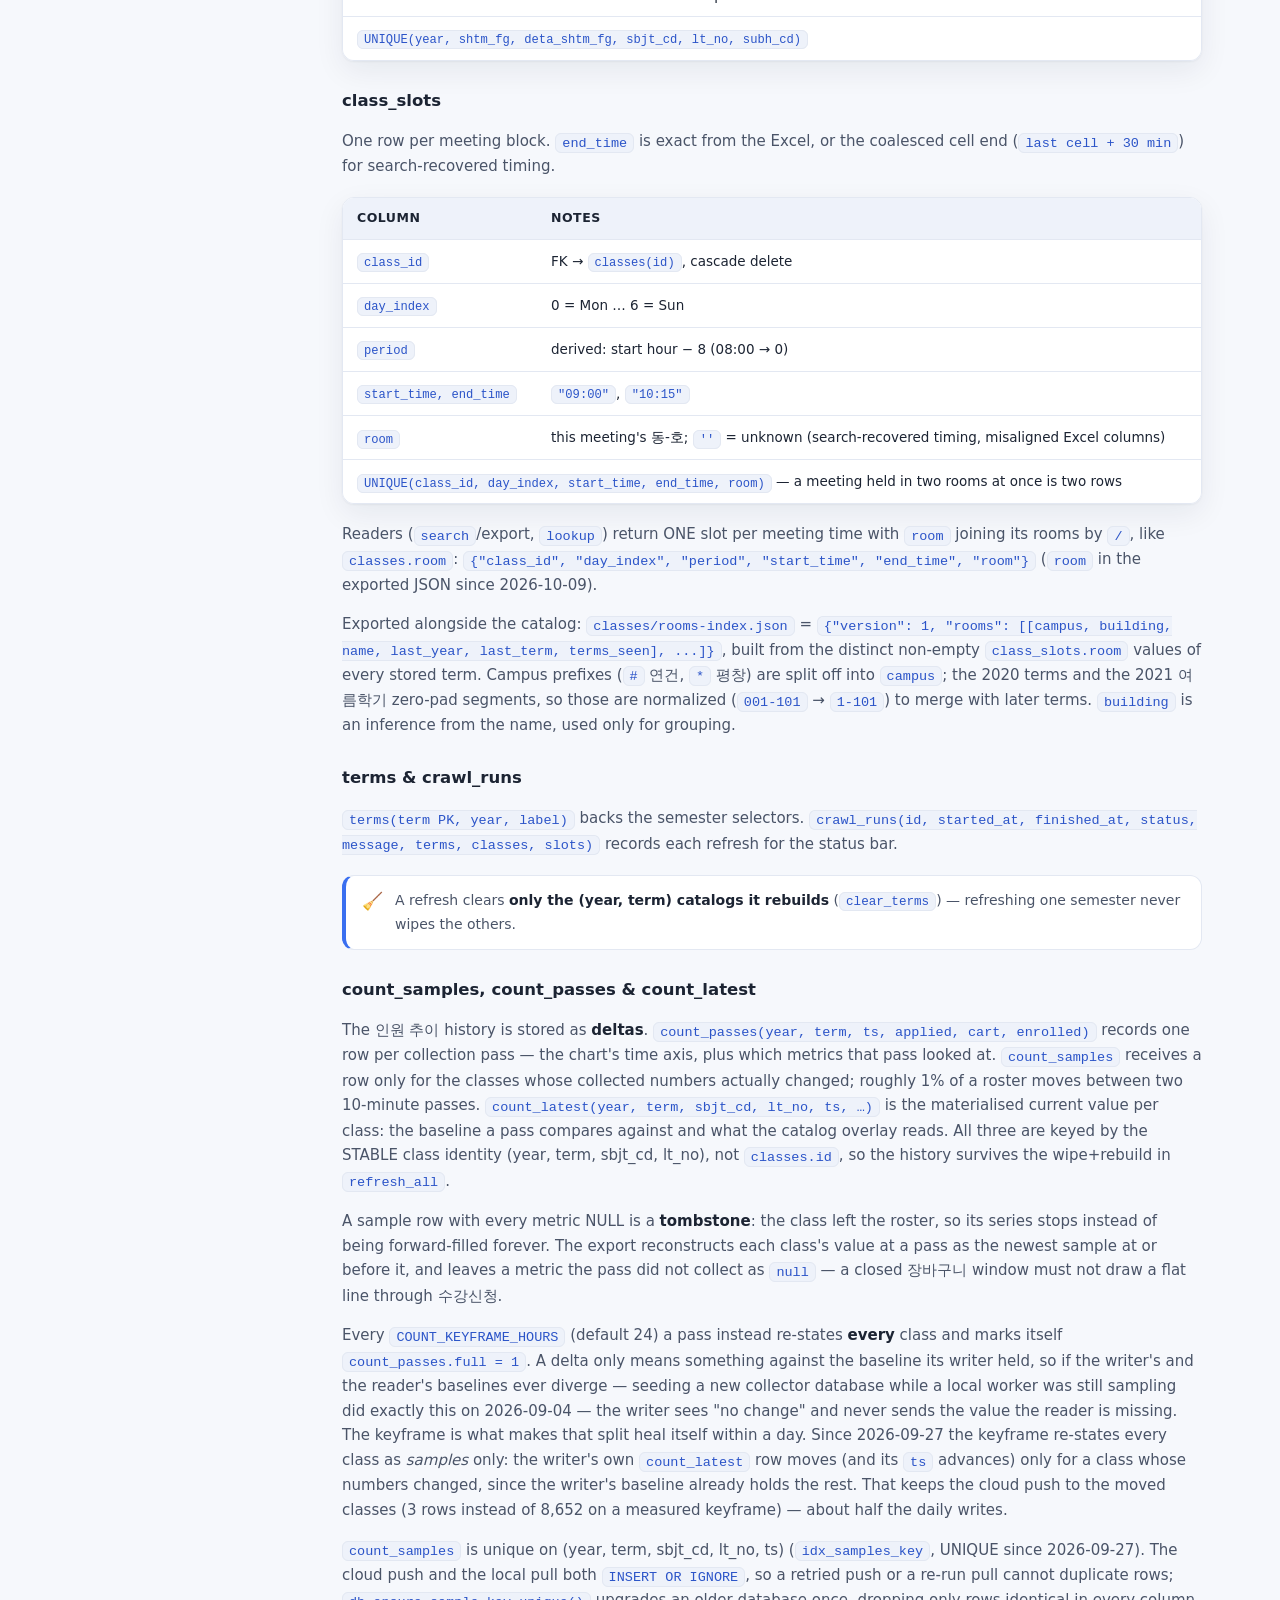
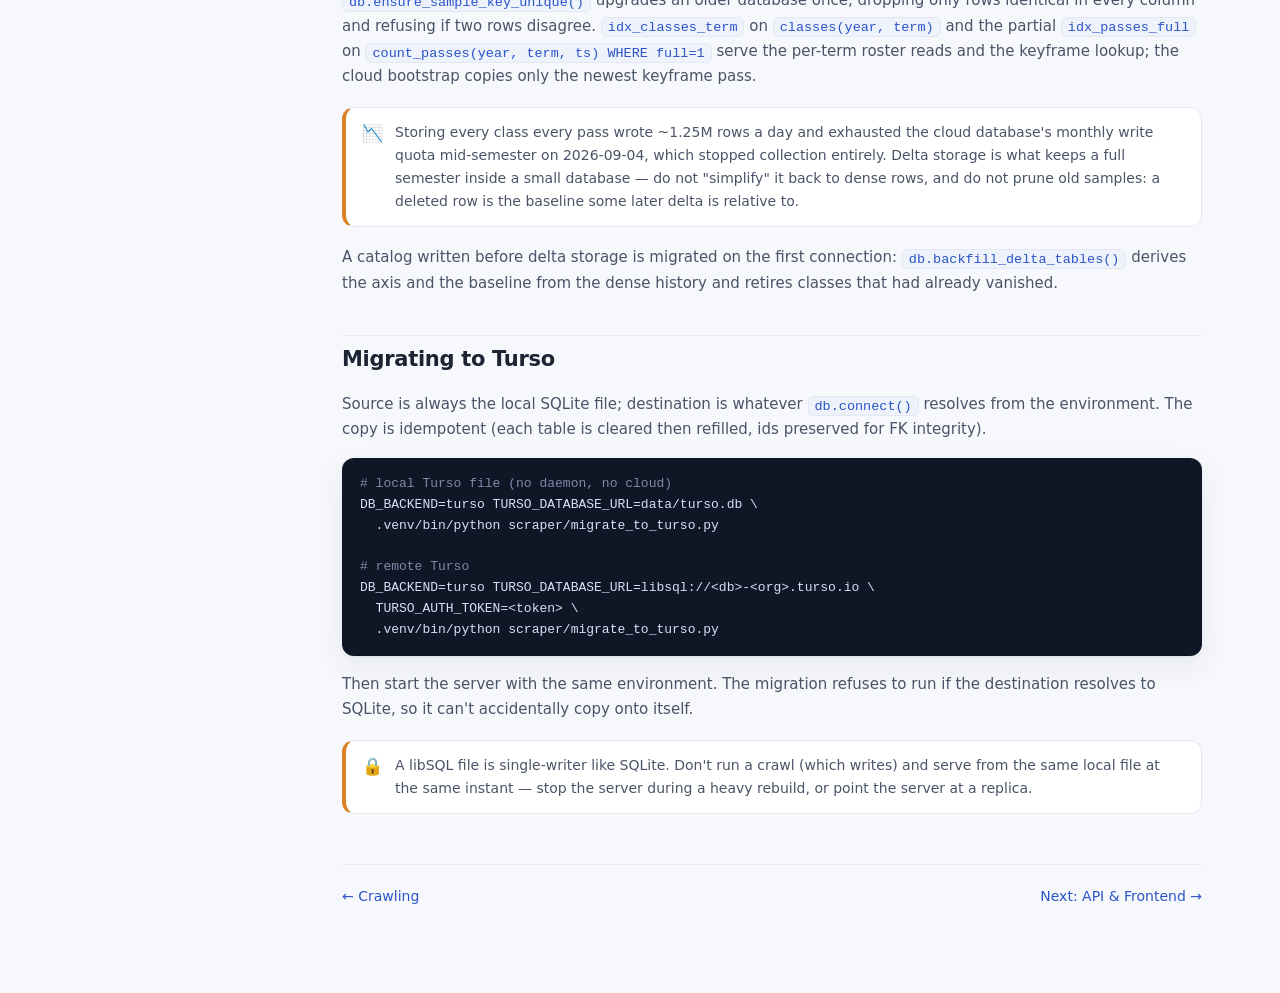
<file: docs/database.html>
<!doctype html>
<html lang="en" data-theme="light">
<head>
<meta charset="utf-8">
<meta name="viewport" content="width=device-width, initial-scale=1">
<title>Database &amp; Turso · SNU Class Checker Docs</title>
<link rel="stylesheet" href="styles.css">
</head>
<body>
<aside class="sidebar" id="sidebar"></aside>
<main class="content">
<article>

  <h1>Database &amp; Turso</h1>
  <p class="lead">One catalog, two interchangeable backends. Everything talks to the
     connection returned by <code>db.connect()</code>; switching SQLite ⇄ Turso/libSQL
     is a single environment variable and lives entirely in <code>db.py</code>.</p>

  <h2 id="adapter">The backend adapter</h2>
  <p><code>db.connect()</code> resolves a backend from <code>DB_BACKEND</code> and returns a
     thin wrapper so the rest of the code is backend-blind:</p>
  <ul>
    <li><strong>Rows are normalised.</strong> SQLite rows support name access; libSQL
        returns bare tuples with no <code>row_factory</code>. The adapter wraps both so
        every row supports index <em>and</em> name access and is <code>dict()</code>-able —
        identical to <code>sqlite3.Row</code>.</li>
    <li><strong>One uniform connection</strong> exposes <code>execute</code>,
        <code>executemany</code>, <code>executescript</code>, <code>commit</code>,
        <code>close</code>, and <code>sync</code> over either driver.</li>
    <li><strong>Only <code>db.py</code> imports a driver.</strong> <code>crawl.py</code> and
        <code>server.py</code> never know which backend is live.</li>
  </ul>
  <div class="callout tip"><span class="ic">🔎</span>
    <p><code>GET /api/status</code> reports the active backend (<code>sqlite</code> or
       <code>libsql</code>), shown in the UI status bar as <code>DB&nbsp;…</code>.</p></div>

  <h2 id="modes">Connection modes</h2>
  <p>All driven by <code>DB_BACKEND</code> + <code>TURSO_*</code>:</p>
  <div class="table-wrap"><table>
    <tr><th>Mode</th><th>Environment</th></tr>
    <tr><td>SQLite (default)</td><td><em>nothing</em> — uses <code>data/classes.db</code></td></tr>
    <tr><td><strong>Local Turso</strong> (libSQL file, no daemon)</td>
        <td><code>DB_BACKEND=turso</code> · <code>TURSO_DATABASE_URL=data/turso.db</code></td></tr>
    <tr><td>Local <code>turso dev</code> server</td>
        <td><code>TURSO_DATABASE_URL=http://127.0.0.1:8080</code></td></tr>
    <tr><td>Remote Turso (cloud)</td>
        <td><code>TURSO_DATABASE_URL=libsql://…</code> · <code>TURSO_AUTH_TOKEN=…</code></td></tr>
    <tr><td>Embedded replica</td>
        <td>remote URL + token + <code>TURSO_SYNC_PATH=data/replica.db</code></td></tr>
  </table></div>

  <h2 id="schema">Schema</h2>
  <p>Created automatically by <code>init_schema()</code> on first connect.</p>

  <h3 id="t-classes">classes</h3>
  <p>One row per class. <code>classification</code> is a JSON array of the 과정 (level) and
     이수구분 (type) tags, e.g. <code>["학사","전선"]</code>.</p>
  <div class="table-wrap"><table>
    <tr><th>Column</th><th>Notes</th></tr>
    <tr><td><code>id</code></td><td>primary key</td></tr>
    <tr><td><code>term, year, shtm_fg, deta_shtm_fg</code></td><td>semester identity</td></tr>
    <tr><td><code>sbjt_cd, lt_no, subh_cd</code></td><td>course / lecture / sub numbers</td></tr>
    <tr><td><code>name, professor, department</code></td><td>display fields</td></tr>
    <tr><td><code>classification</code></td><td>JSON array (level + type)</td></tr>
    <tr><td><code>credits, quota, applied, enrolled</code></td><td>counts (applied/enrolled overlaid live)</td></tr>
    <tr><td><code>grading, grading_switch</code></td><td>평가방식 (<code>A~F</code> / <code>S/U</code> / <code>S+/S/U</code>) + 전환가능여부 (<code>Y</code>/<code>N</code>), tagged via filtered Excel sweeps</td></tr>
    <tr><td colspan="2"><code>UNIQUE(year, shtm_fg, deta_shtm_fg, sbjt_cd, lt_no, subh_cd)</code></td></tr>
  </table></div>

  <h3 id="t-slots">class_slots</h3>
  <p>One row per meeting block. <code>end_time</code> is exact from the Excel, or the
     coalesced cell end (<code>last cell + 30 min</code>) for search-recovered timing.</p>
  <div class="table-wrap"><table>
    <tr><th>Column</th><th>Notes</th></tr>
    <tr><td><code>class_id</code></td><td>FK → <code>classes(id)</code>, cascade delete</td></tr>
    <tr><td><code>day_index</code></td><td>0 = Mon … 6 = Sun</td></tr>
    <tr><td><code>period</code></td><td>derived: start hour − 8 (08:00 → 0)</td></tr>
    <tr><td><code>start_time, end_time</code></td><td><code>"09:00"</code>, <code>"10:15"</code></td></tr>
    <tr><td><code>room</code></td><td>this meeting's 동-호; <code>''</code> = unknown (search-recovered timing, misaligned Excel columns)</td></tr>
    <tr><td colspan="2"><code>UNIQUE(class_id, day_index, start_time, end_time, room)</code> — a meeting held in two rooms at once is two rows</td></tr>
  </table></div>
  <p>Readers (<code>search</code>/export, <code>lookup</code>) return ONE slot per meeting
     time with <code>room</code> joining its rooms by <code>/</code>, like
     <code>classes.room</code>: <code>{"class_id", "day_index", "period", "start_time",
     "end_time", "room"}</code> (<code>room</code> in the exported JSON since 2026-10-09).</p>
  <p>Exported alongside the catalog: <code>classes/rooms-index.json</code> =
     <code>{"version": 1, "rooms": [[campus, building, name, last_year, last_term,
     terms_seen], ...]}</code>, built from the distinct non-empty <code>class_slots.room</code>
     values of every stored term. Campus prefixes (<code>#</code> 연건, <code>*</code> 평창) are
     split off into <code>campus</code>; the 2020 terms and the 2021 여름학기 zero-pad segments,
     so those are normalized (<code>001-101</code> → <code>1-101</code>) to merge with later
     terms. <code>building</code> is an inference from the name, used only for grouping.</p>

  <h3 id="t-other">terms &amp; crawl_runs</h3>
  <p><code>terms(term PK, year, label)</code> backs the semester selectors.
     <code>crawl_runs(id, started_at, finished_at, status, message, terms, classes, slots)</code>
     records each refresh for the status bar.</p>

  <div class="callout note"><span class="ic">🧹</span>
    <p>A refresh clears <strong>only the (year, term) catalogs it rebuilds</strong>
       (<code>clear_terms</code>) — refreshing one semester never wipes the others.</p></div>

  <h3 id="t-counts">count_samples, count_passes &amp; count_latest</h3>
  <p>The 인원 추이 history is stored as <strong>deltas</strong>.
     <code>count_passes(year, term, ts, applied, cart, enrolled)</code> records
     one row per collection pass — the chart's time axis, plus which metrics
     that pass looked at. <code>count_samples</code> receives a row only for the
     classes whose collected numbers actually changed; roughly 1% of a roster
     moves between two 10-minute passes.
     <code>count_latest(year, term, sbjt_cd, lt_no, ts, …)</code> is the
     materialised current value per class: the baseline a pass compares against
     and what the catalog overlay reads. All three are keyed by the STABLE class
     identity (year, term, sbjt_cd, lt_no), not <code>classes.id</code>, so the
     history survives the wipe+rebuild in <code>refresh_all</code>.</p>
  <p>A sample row with every metric NULL is a <strong>tombstone</strong>: the
     class left the roster, so its series stops instead of being forward-filled
     forever. The export reconstructs each class's value at a pass as the newest
     sample at or before it, and leaves a metric the pass did not collect as
     <code>null</code> — a closed 장바구니 window must not draw a flat line
     through 수강신청.</p>
  <p>Every <code>COUNT_KEYFRAME_HOURS</code> (default 24) a pass instead
     re-states <strong>every</strong> class and marks itself
     <code>count_passes.full = 1</code>. A delta only means something against
     the baseline its writer held, so if the writer's and the reader's
     baselines ever diverge — seeding a new collector database while a local
     worker was still sampling did exactly this on 2026-09-04 — the writer sees
     "no change" and never sends the value the reader is missing. The keyframe
     is what makes that split heal itself within a day. Since 2026-09-27 the
     keyframe re-states every class as <em>samples</em> only: the writer's own
     <code>count_latest</code> row moves (and its <code>ts</code> advances) only
     for a class whose numbers changed, since the writer's baseline already
     holds the rest. That keeps the cloud push to the moved classes (3 rows
     instead of 8,652 on a measured keyframe) — about half the daily writes.</p>
  <p><code>count_samples</code> is unique on (year, term, sbjt_cd, lt_no, ts)
     (<code>idx_samples_key</code>, UNIQUE since 2026-09-27). The cloud push and
     the local pull both <code>INSERT OR IGNORE</code>, so a retried push or a
     re-run pull cannot duplicate rows; <code>db.ensure_sample_key_unique()</code>
     upgrades an older database once, dropping only rows identical in every
     column and refusing if two rows disagree. <code>idx_classes_term</code> on
     <code>classes(year, term)</code> and the partial
     <code>idx_passes_full</code> on <code>count_passes(year, term, ts) WHERE
     full=1</code> serve the per-term roster reads and the keyframe lookup; the
     cloud bootstrap copies only the newest keyframe pass.</p>
  <div class="callout warn"><span class="ic">📉</span>
    <p>Storing every class every pass wrote ~1.25M rows a day and exhausted the
       cloud database's monthly write quota mid-semester on 2026-09-04, which
       stopped collection entirely. Delta storage is what keeps a full semester
       inside a small database — do not "simplify" it back to dense rows, and do
       not prune old samples: a deleted row is the baseline some later delta is
       relative to.</p></div>
  <p>A catalog written before delta storage is migrated on the first connection:
     <code>db.backfill_delta_tables()</code> derives the axis and the baseline
     from the dense history and retires classes that had already vanished.</p>

  <h2 id="migrate">Migrating to Turso</h2>
  <p>Source is always the local SQLite file; destination is whatever
     <code>db.connect()</code> resolves from the environment. The copy is idempotent
     (each table is cleared then refilled, ids preserved for FK integrity).</p>
  <pre><code><span class="cmt"># local Turso file (no daemon, no cloud)</span>
DB_BACKEND=turso TURSO_DATABASE_URL=data/turso.db \
  .venv/bin/python scraper/migrate_to_turso.py

<span class="cmt"># remote Turso</span>
DB_BACKEND=turso TURSO_DATABASE_URL=libsql://&lt;db&gt;-&lt;org&gt;.turso.io \
  TURSO_AUTH_TOKEN=&lt;token&gt; \
  .venv/bin/python scraper/migrate_to_turso.py</code></pre>
  <p>Then start the server with the same environment. The migration refuses to run
     if the destination resolves to SQLite, so it can't accidentally copy onto itself.</p>

  <div class="callout warn"><span class="ic">🔒</span>
    <p>A libSQL file is single-writer like SQLite. Don't run a crawl (which writes)
       and serve from the same local file at the same instant — stop the server during
       a heavy rebuild, or point the server at a replica.</p></div>

  <div class="docfoot"><a href="crawl.html">← Crawling</a><a href="api.html">Next: API &amp; Frontend →</a></div>

</article>
</main>
<script src="docs.js"></script>
</body>
</html>
</file>
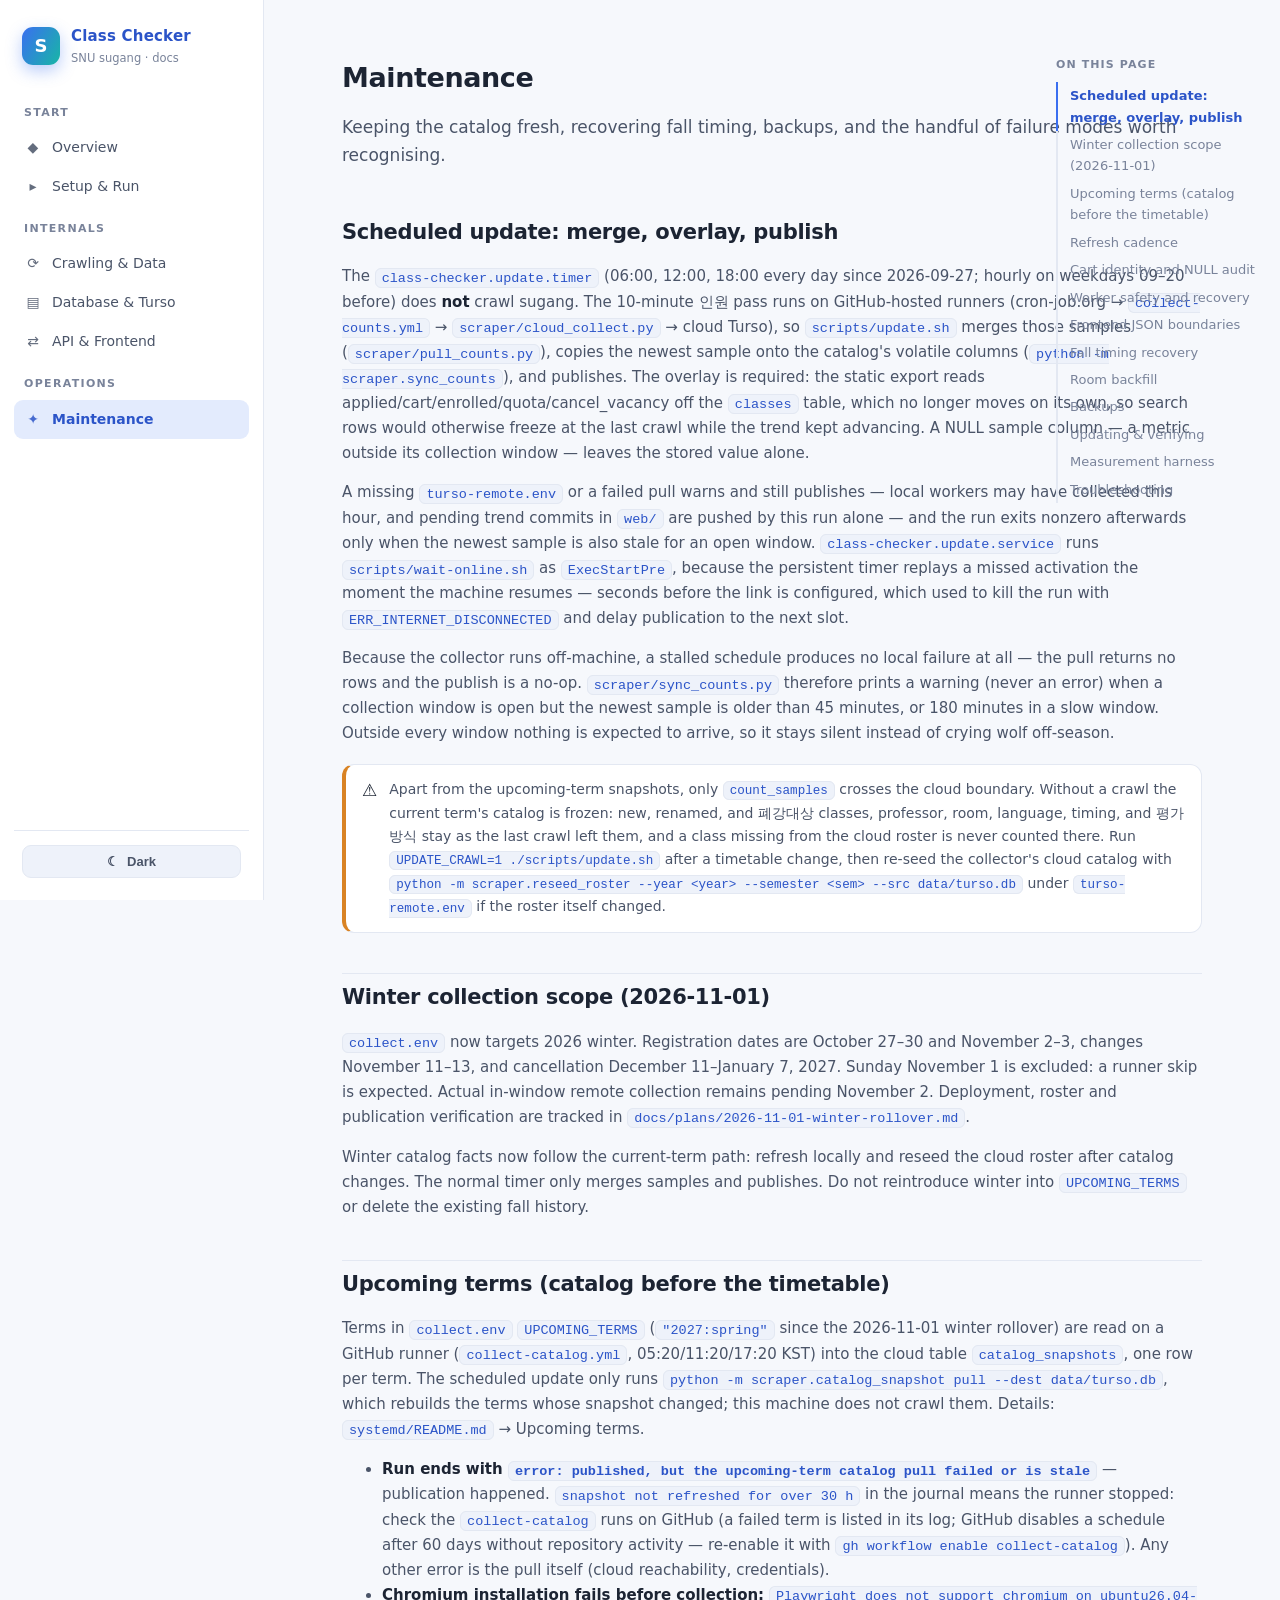
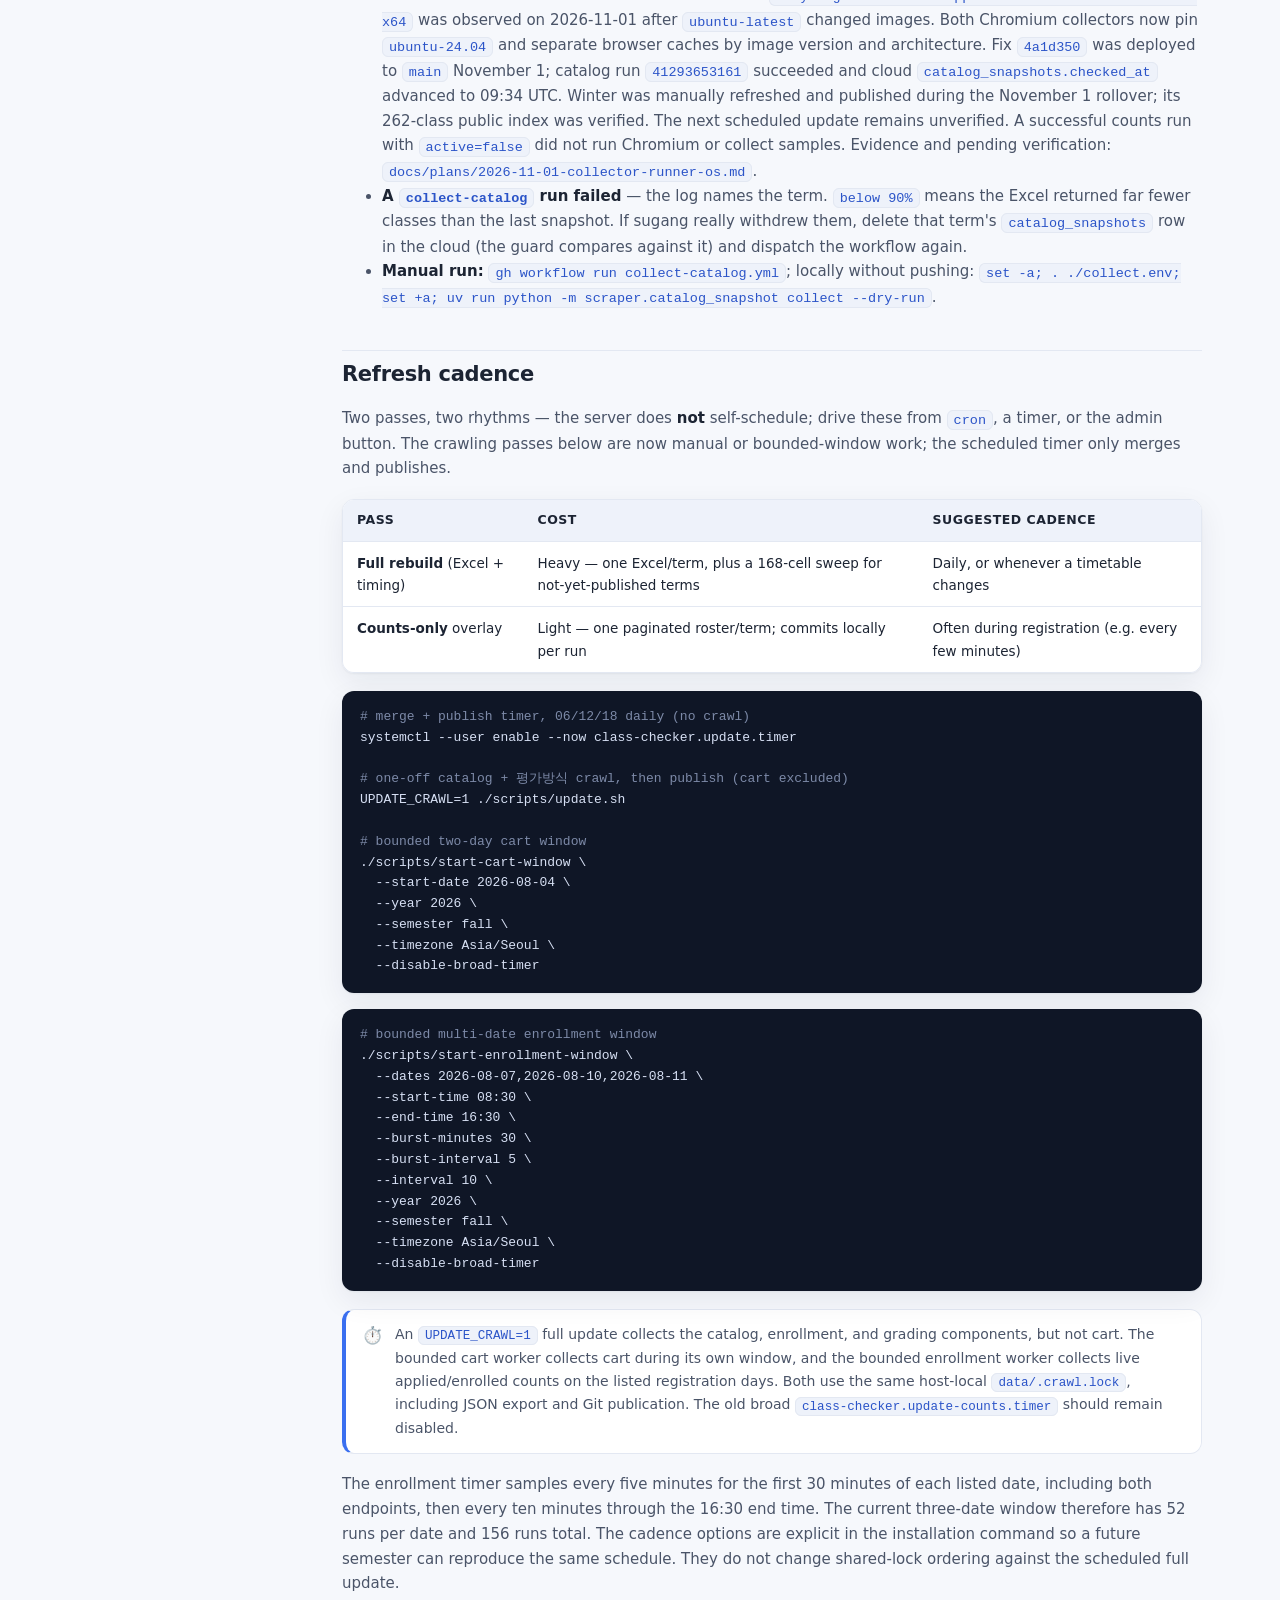
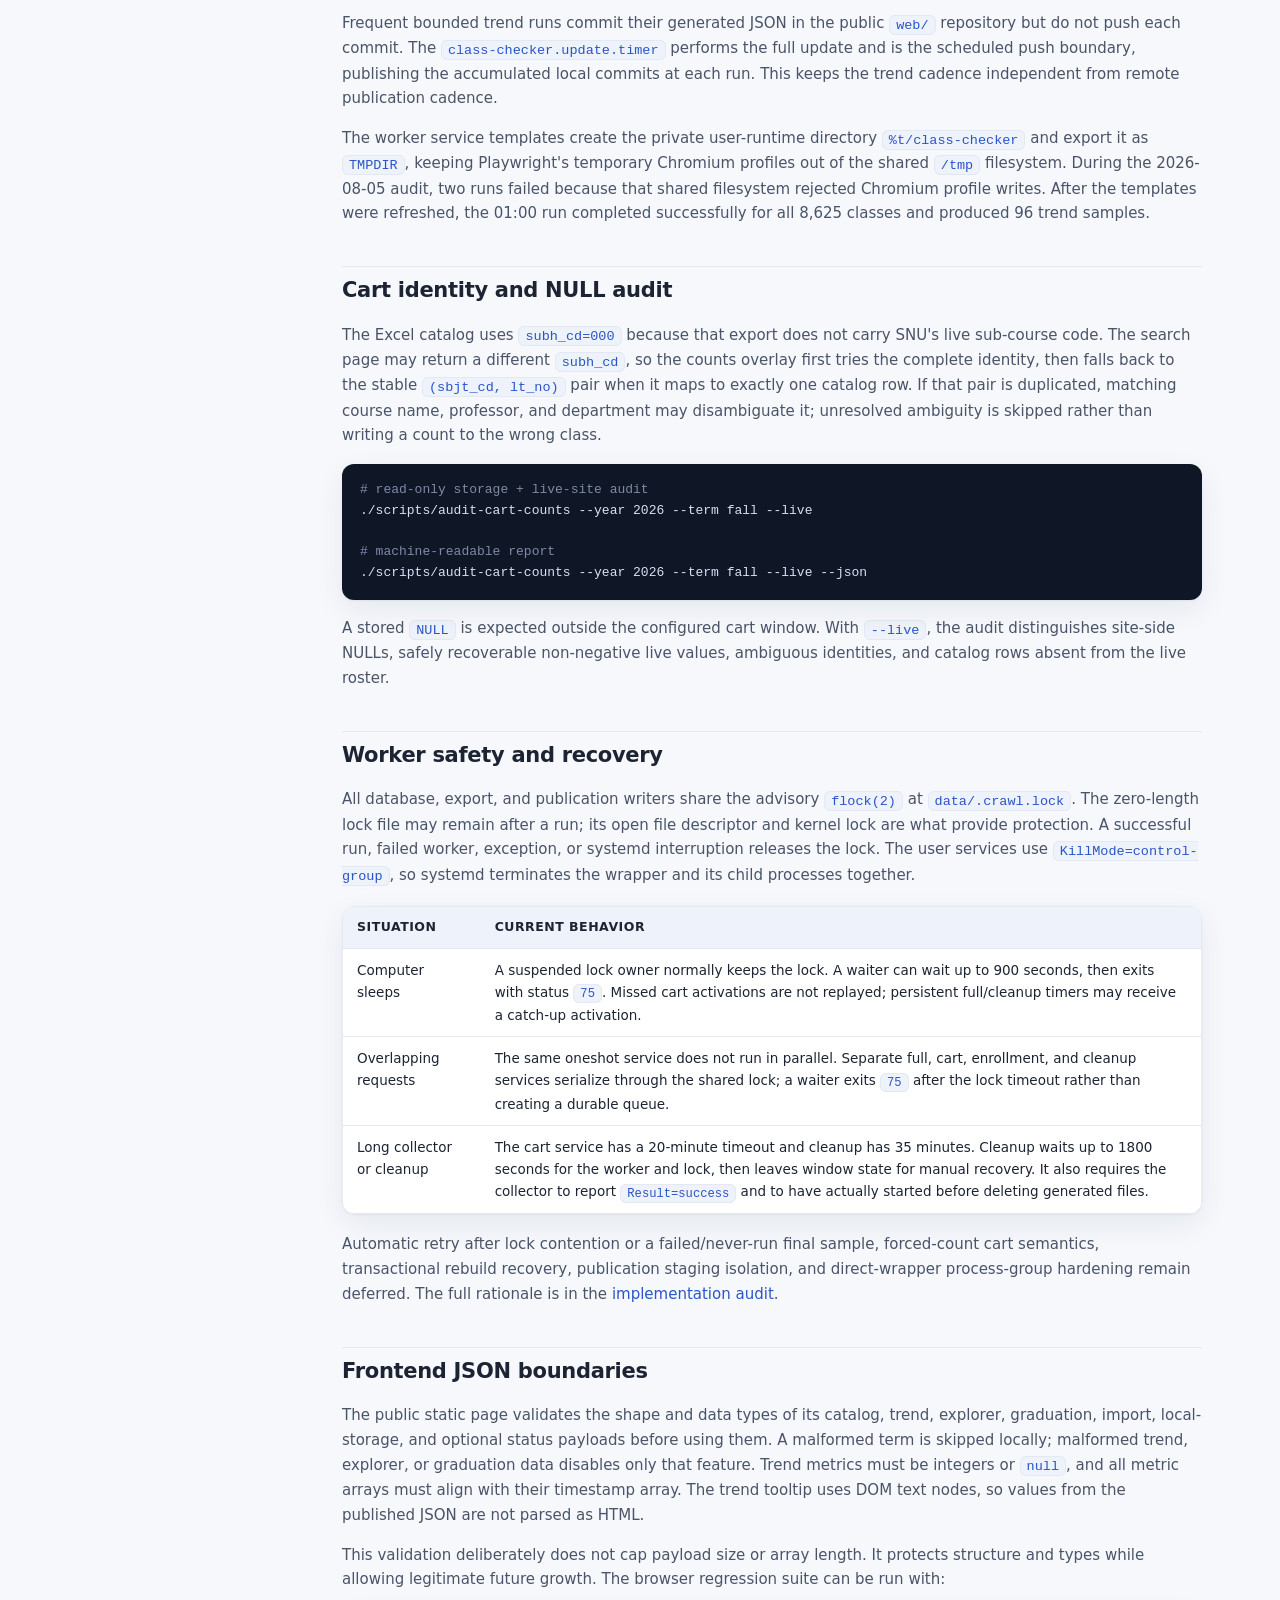
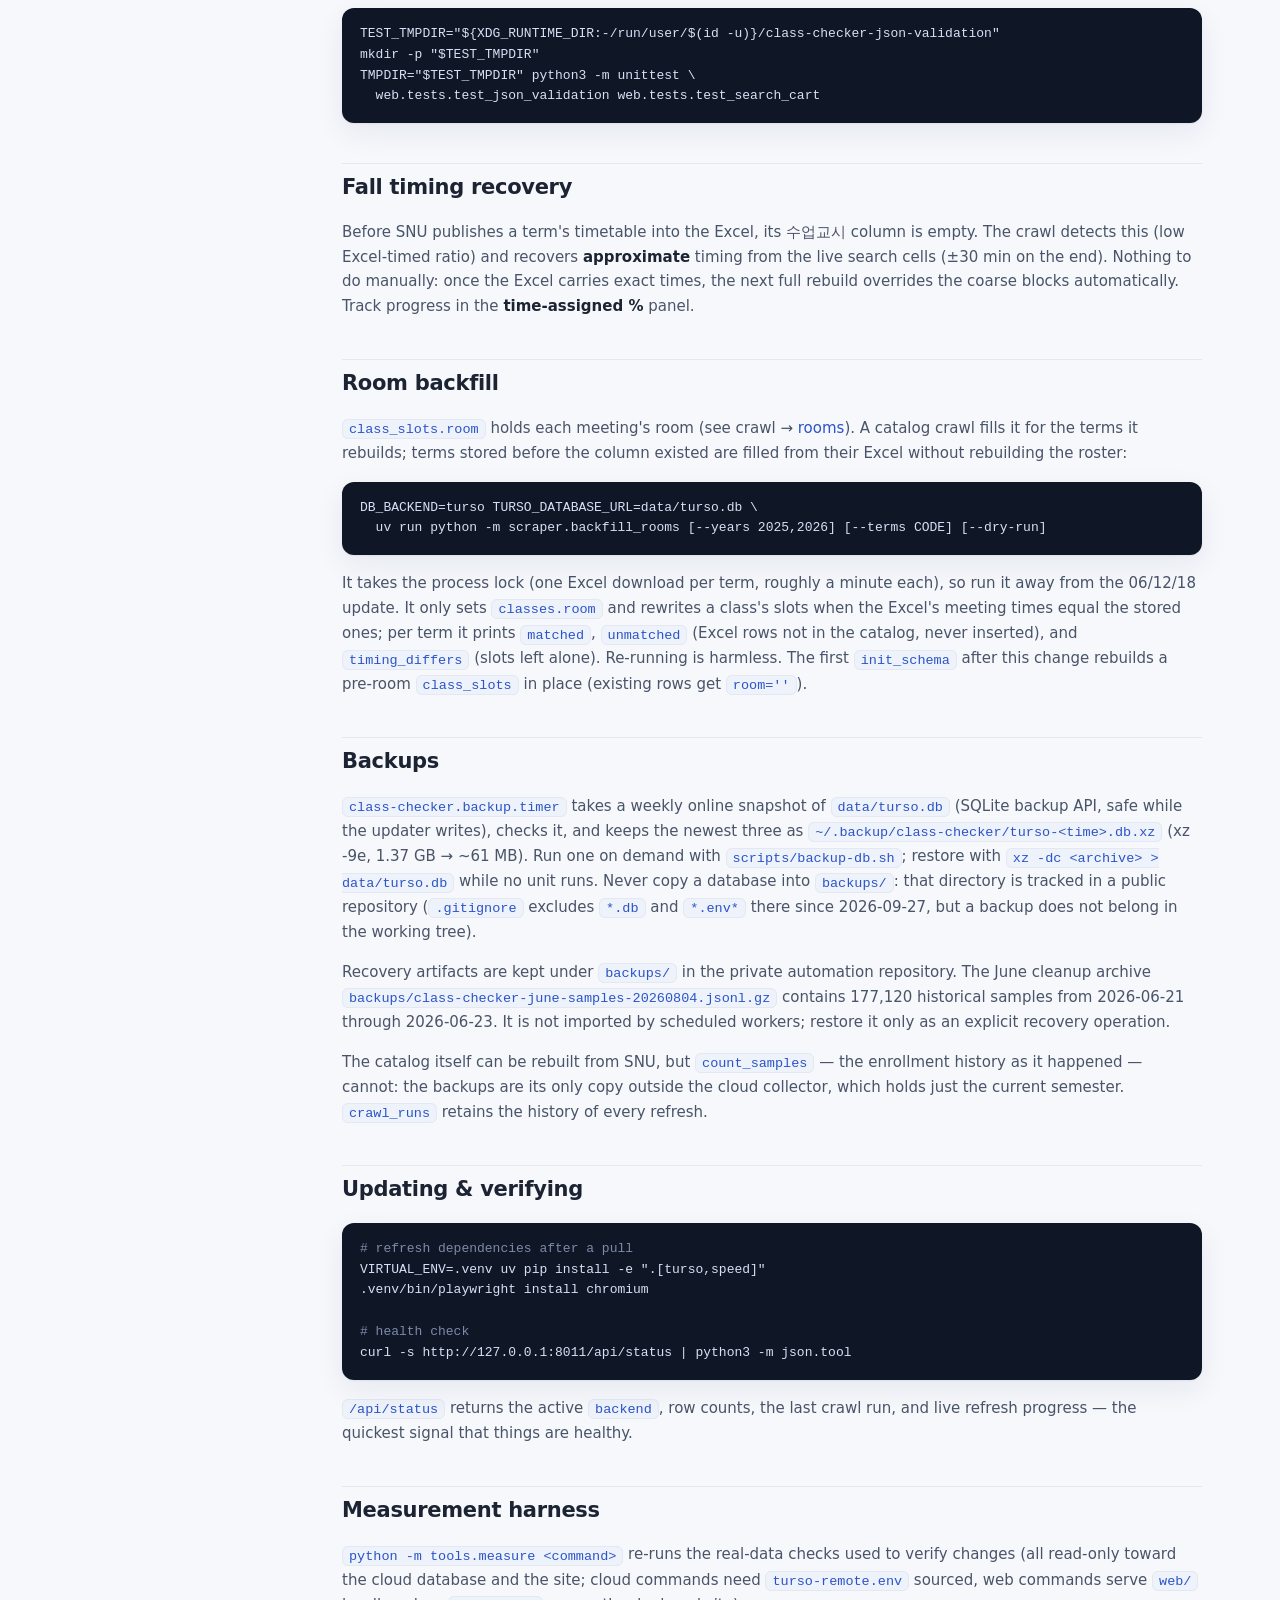
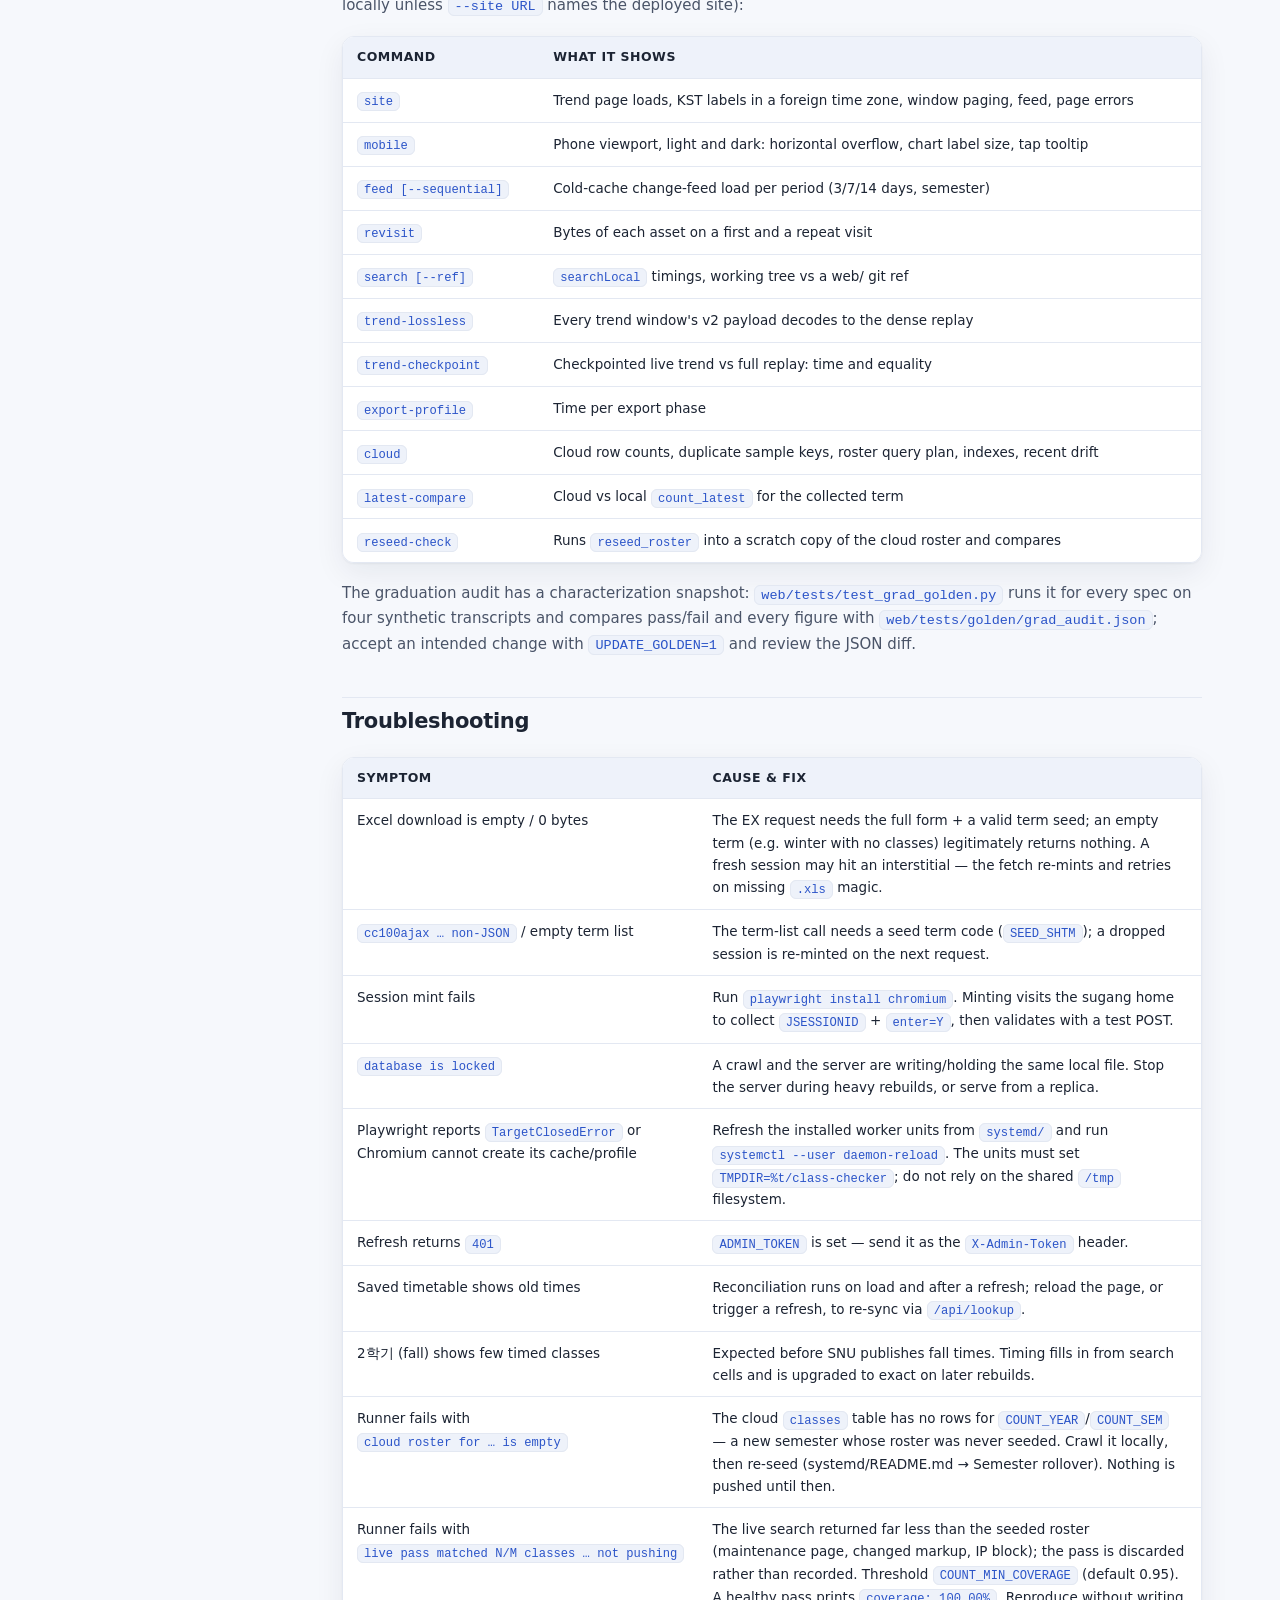
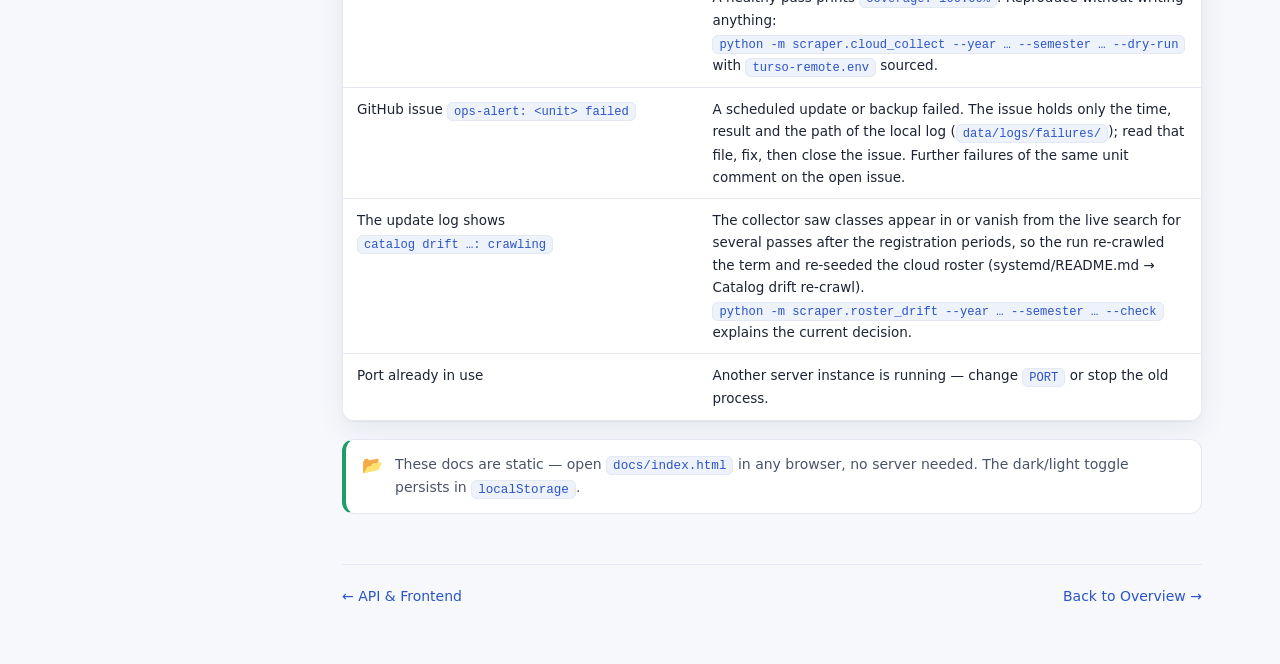
<file: docs/maintenance.html>
<!doctype html>
<html lang="en" data-theme="light">
<head>
<meta charset="utf-8">
<meta name="viewport" content="width=device-width, initial-scale=1">
<title>Maintenance · SNU Class Checker Docs</title>
<link rel="stylesheet" href="styles.css">
</head>
<body>
<aside class="sidebar" id="sidebar"></aside>
<main class="content">
<article>

  <h1>Maintenance</h1>
  <p class="lead">Keeping the catalog fresh, recovering fall timing, backups, and the
     handful of failure modes worth recognising.</p>

  <h2 id="hourly">Scheduled update: merge, overlay, publish</h2>
  <p>The <code>class-checker.update.timer</code> (06:00, 12:00, 18:00 every day
     since 2026-09-27; hourly on weekdays 09–20 before) does <strong>not</strong>
     crawl sugang. The 10-minute 인원 pass runs on GitHub-hosted runners
     (cron-job.org → <code>collect-counts.yml</code> →
     <code>scraper/cloud_collect.py</code> → cloud Turso), so
     <code>scripts/update.sh</code> merges those samples
     (<code>scraper/pull_counts.py</code>), copies the newest sample onto the
     catalog's volatile columns (<code>python -m scraper.sync_counts</code>),
     and publishes. The overlay is required: the static export reads
     applied/cart/enrolled/quota/cancel_vacancy off the <code>classes</code>
     table, which no longer moves on its own, so search rows would otherwise
     freeze at the last crawl while the trend kept advancing. A NULL sample
     column — a metric outside its collection window — leaves the stored value
     alone.</p>
  <p>A missing <code>turso-remote.env</code> or a failed pull warns and still
     publishes — local workers may have collected this hour, and pending trend
     commits in <code>web/</code> are pushed by this run alone — and the run
     exits nonzero afterwards only when the newest sample is also stale for an
     open window. <code>class-checker.update.service</code>
     runs <code>scripts/wait-online.sh</code> as <code>ExecStartPre</code>,
     because the persistent timer replays a missed activation the moment the
     machine resumes — seconds before the link is configured, which used to
     kill the run with <code>ERR_INTERNET_DISCONNECTED</code> and delay
     publication to the next slot.</p>
  <p>Because the collector runs off-machine, a stalled schedule produces no
     local failure at all — the pull returns no rows and the publish is a no-op.
     <code>scraper/sync_counts.py</code> therefore prints a warning (never an
     error) when a collection window is open but the newest sample is older
     than 45 minutes, or 180 minutes in a slow window. Outside every window
     nothing is expected to arrive, so it stays silent instead of crying wolf
     off-season.</p>
  <div class="callout warn"><span class="ic">⚠️</span>
    <p>Apart from the upcoming-term snapshots, only <code>count_samples</code>
       crosses the cloud boundary. Without a crawl the current term's catalog is
       frozen: new, renamed, and 폐강대상 classes,
       professor, room, language, timing, and 평가방식 stay as the last crawl
       left them, and a class missing from the cloud roster is never counted
       there. Run <code>UPDATE_CRAWL=1 ./scripts/update.sh</code> after a
       timetable change, then re-seed the collector's cloud catalog with
       <code>python -m scraper.reseed_roster --year &lt;year&gt; --semester &lt;sem&gt; --src data/turso.db</code> under
       <code>turso-remote.env</code> if the roster itself changed.</p></div>

  <h2 id="winter-rollover">Winter collection scope (2026-11-01)</h2>
  <p><code>collect.env</code> now targets 2026 winter. Registration dates are
     October 27–30 and November 2–3, changes November 11–13, and cancellation
     December 11–January 7, 2027. Sunday November 1 is excluded: a runner
     skip is expected. Actual in-window remote collection remains pending
     November 2. Deployment, roster and publication verification are tracked
     in <code>docs/plans/2026-11-01-winter-rollover.md</code>.</p>
  <p>Winter catalog facts now follow the current-term path: refresh locally
     and reseed the cloud roster after catalog changes. The normal timer only
     merges samples and publishes. Do not reintroduce winter into
     <code>UPCOMING_TERMS</code> or delete the existing fall history.</p>

  <h2 id="upcoming">Upcoming terms (catalog before the timetable)</h2>
  <p>Terms in <code>collect.env</code> <code>UPCOMING_TERMS</code>
     (<code>"2027:spring"</code> since the 2026-11-01 winter rollover) are read on a
     GitHub runner (<code>collect-catalog.yml</code>, 05:20/11:20/17:20 KST)
     into the cloud table <code>catalog_snapshots</code>, one row per term. The
     scheduled update only runs
     <code>python -m scraper.catalog_snapshot pull --dest data/turso.db</code>,
     which rebuilds the terms whose snapshot changed; this machine does not
     crawl them. Details: <code>systemd/README.md</code> → Upcoming terms.</p>
  <ul>
    <li><strong>Run ends with <code>error: published, but the upcoming-term catalog pull failed or is stale</code></strong>
      — publication happened. <code>snapshot not refreshed for over 30 h</code>
      in the journal means the runner stopped: check the
      <code>collect-catalog</code> runs on GitHub (a failed term is listed in its
      log; GitHub disables a schedule after 60 days without repository
      activity — re-enable it with <code>gh workflow enable collect-catalog</code>).
      Any other error is the pull itself (cloud reachability, credentials).</li>
    <li><strong>Chromium installation fails before collection:</strong>
      <code>Playwright does not support chromium on ubuntu26.04-x64</code>
      was observed on 2026-11-01 after <code>ubuntu-latest</code> changed images.
      Both Chromium collectors now pin <code>ubuntu-24.04</code> and separate
      browser caches by image version and architecture. Fix <code>4a1d350</code>
      was deployed to <code>main</code> November 1; catalog run
      <code>41293653161</code> succeeded and cloud
      <code>catalog_snapshots.checked_at</code> advanced to 09:34 UTC.
      Winter was manually refreshed and published during the November 1
      rollover; its 262-class public index was verified. The next scheduled
      update remains unverified. A successful counts run with
      <code>active=false</code> did not run Chromium or collect samples.
      Evidence and pending verification:
      <code>docs/plans/2026-11-01-collector-runner-os.md</code>.</li>
    <li><strong>A <code>collect-catalog</code> run failed</strong> — the log names
      the term. <code>below 90%</code> means the Excel returned far fewer
      classes than the last snapshot. If sugang really withdrew them, delete
      that term's <code>catalog_snapshots</code> row in the cloud (the guard
      compares against it) and dispatch the workflow again.</li>
    <li><strong>Manual run:</strong>
      <code>gh workflow run collect-catalog.yml</code>; locally without pushing:
      <code>set -a; . ./collect.env; set +a; uv run python -m scraper.catalog_snapshot collect --dry-run</code>.</li>
  </ul>

  <h2 id="cadence">Refresh cadence</h2>
  <p>Two passes, two rhythms — the server does <strong>not</strong> self-schedule; drive
     these from <code>cron</code>, a timer, or the admin button. The crawling
     passes below are now manual or bounded-window work; the scheduled timer only
     merges and publishes.</p>
  <div class="table-wrap"><table>
    <tr><th>Pass</th><th>Cost</th><th>Suggested cadence</th></tr>
    <tr><td><strong>Full rebuild</strong> (Excel + timing)</td>
        <td>Heavy — one Excel/term, plus a 168-cell sweep for not-yet-published terms</td>
        <td>Daily, or whenever a timetable changes</td></tr>
    <tr><td><strong>Counts-only</strong> overlay</td>
        <td>Light — one paginated roster/term; commits locally per run</td>
        <td>Often during registration (e.g. every few minutes)</td></tr>
  </table></div>
  <pre><code><span class="cmt"># merge + publish timer, 06/12/18 daily (no crawl)</span>
systemctl --user enable --now class-checker.update.timer

<span class="cmt"># one-off catalog + 평가방식 crawl, then publish (cart excluded)</span>
UPDATE_CRAWL=1 ./scripts/update.sh

<span class="cmt"># bounded two-day cart window</span>
./scripts/start-cart-window \
  --start-date 2026-08-04 \
  --year 2026 \
  --semester fall \
  --timezone Asia/Seoul \
  --disable-broad-timer</code></pre>
  <pre><code><span class="cmt"># bounded multi-date enrollment window</span>
./scripts/start-enrollment-window \
  --dates 2026-08-07,2026-08-10,2026-08-11 \
  --start-time 08:30 \
  --end-time 16:30 \
  --burst-minutes 30 \
  --burst-interval 5 \
  --interval 10 \
  --year 2026 \
  --semester fall \
  --timezone Asia/Seoul \
  --disable-broad-timer</code></pre>
  <div class="callout note"><span class="ic">⏱️</span>
    <p>An <code>UPDATE_CRAWL=1</code> full update collects the catalog,
       enrollment, and grading components, but not cart. The bounded cart worker collects cart during its
       own window, and the bounded enrollment worker collects live applied/enrolled
       counts on the listed registration days. Both use the same host-local
       <code>data/.crawl.lock</code>, including JSON export and Git publication. The old broad
       <code>class-checker.update-counts.timer</code> should remain disabled.</p></div>
  <p>The enrollment timer samples every five minutes for the first 30 minutes
     of each listed date, including both endpoints, then every ten minutes
     through the 16:30 end time. The current three-date window therefore has
     52 runs per date and 156 runs total. The cadence options are explicit in
     the installation command so a future semester can reproduce the same
     schedule. They do not change shared-lock ordering against the scheduled full
     update.</p>
  <p>Frequent bounded trend runs commit their generated JSON in the public
     <code>web/</code> repository but do not push each commit. The
     <code>class-checker.update.timer</code> performs the full update and is the
     scheduled push boundary, publishing the accumulated local commits at each
     run. This keeps the trend cadence independent from remote publication
     cadence.</p>
  <p>The worker service templates create the private user-runtime directory
     <code>%t/class-checker</code> and export it as <code>TMPDIR</code>, keeping
     Playwright's temporary Chromium profiles out of the shared
     <code>/tmp</code> filesystem. During the 2026-08-05 audit, two runs failed
     because that shared filesystem rejected Chromium profile writes. After the
     templates were refreshed, the 01:00 run completed successfully for all
     8,625 classes and produced 96 trend samples.</p>

  <h2 id="cart-identity">Cart identity and NULL audit</h2>
  <p>The Excel catalog uses <code>subh_cd=000</code> because that export does not
     carry SNU's live sub-course code. The search page may return a different
     <code>subh_cd</code>, so the counts overlay first tries the complete identity,
     then falls back to the stable <code>(sbjt_cd, lt_no)</code> pair when it maps
     to exactly one catalog row. If that pair is duplicated, matching course name,
     professor, and department may disambiguate it; unresolved ambiguity is
     skipped rather than writing a count to the wrong class.</p>
  <pre><code><span class="cmt"># read-only storage + live-site audit</span>
./scripts/audit-cart-counts --year 2026 --term fall --live

<span class="cmt"># machine-readable report</span>
./scripts/audit-cart-counts --year 2026 --term fall --live --json</code></pre>
  <p>A stored <code>NULL</code> is expected outside the configured cart window.
     With <code>--live</code>, the audit distinguishes site-side NULLs, safely
     recoverable non-negative live values, ambiguous identities, and catalog rows
     absent from the live roster.</p>

  <h2 id="safety">Worker safety and recovery</h2>
  <p>All database, export, and publication writers share the advisory
     <code>flock(2)</code> at <code>data/.crawl.lock</code>. The zero-length lock
     file may remain after a run; its open file descriptor and kernel lock are
     what provide protection. A successful run, failed worker, exception, or
     systemd interruption releases the lock. The user services use
     <code>KillMode=control-group</code>, so systemd terminates the wrapper and
     its child processes together.</p>
  <div class="table-wrap"><table>
    <tr><th>Situation</th><th>Current behavior</th></tr>
    <tr><td>Computer sleeps</td>
        <td>A suspended lock owner normally keeps the lock. A waiter can wait up
            to 900 seconds, then exits with status <code>75</code>. Missed cart
            activations are not replayed; persistent full/cleanup timers may
            receive a catch-up activation.</td></tr>
    <tr><td>Overlapping requests</td>
            <td>The same oneshot service does not run in parallel. Separate full,
            cart, enrollment, and cleanup services serialize through the shared lock; a
            waiter exits <code>75</code> after the lock timeout rather than
            creating a durable queue.</td></tr>
    <tr><td>Long collector or cleanup</td>
        <td>The cart service has a 20-minute timeout and cleanup has 35 minutes.
            Cleanup waits up to 1800 seconds for the worker and lock, then
            leaves window state for manual recovery. It also requires the
            collector to report <code>Result=success</code> and to have actually
            started before deleting generated files.</td></tr>
  </table></div>
  <p>Automatic retry after lock contention or a failed/never-run final sample,
     forced-count cart semantics, transactional rebuild recovery, publication
     staging isolation, and direct-wrapper process-group hardening remain
     deferred. The full rationale is in the
     <a href="plans/2026-08-03-cart-window-systemd-timer.md#post-implementation-audit-2026-08-04">implementation audit</a>.</p>

  <h2 id="json-boundaries">Frontend JSON boundaries</h2>
  <p>The public static page validates the shape and data types of its catalog,
     trend, explorer, graduation, import, local-storage, and optional status
     payloads before using them. A malformed term is skipped locally; malformed
     trend, explorer, or graduation data disables only that feature. Trend
     metrics must be integers or <code>null</code>, and all metric arrays must
     align with their timestamp array. The trend tooltip uses DOM text nodes,
     so values from the published JSON are not parsed as HTML.</p>
  <p>This validation deliberately does not cap payload size or array length.
     It protects structure and types while allowing legitimate future growth.
     The browser regression suite can be run with:</p>
  <pre><code>TEST_TMPDIR="${XDG_RUNTIME_DIR:-/run/user/$(id -u)}/class-checker-json-validation"
mkdir -p "$TEST_TMPDIR"
TMPDIR="$TEST_TMPDIR" python3 -m unittest \
  web.tests.test_json_validation web.tests.test_search_cart</code></pre>

  <h2 id="fall">Fall timing recovery</h2>
  <p>Before SNU publishes a term's timetable into the Excel, its 수업교시 column is
     empty. The crawl detects this (low Excel-timed ratio) and recovers
     <strong>approximate</strong> timing from the live search cells (±30&nbsp;min on the
     end). Nothing to do manually: once the Excel carries exact times, the next full
     rebuild overrides the coarse blocks automatically. Track progress in the
     <strong>time-assigned %</strong> panel.</p>

  <h2 id="rooms">Room backfill</h2>
  <p><code>class_slots.room</code> holds each meeting's room (see crawl →
     <a href="crawl.html#rooms">rooms</a>). A catalog crawl fills it for the terms it
     rebuilds; terms stored before the column existed are filled from their Excel without
     rebuilding the roster:</p>
<pre><code>DB_BACKEND=turso TURSO_DATABASE_URL=data/turso.db \
  uv run python -m scraper.backfill_rooms [--years 2025,2026] [--terms CODE] [--dry-run]</code></pre>
  <p>It takes the process lock (one Excel download per term, roughly a minute each), so run
     it away from the 06/12/18 update. It only sets <code>classes.room</code> and rewrites a
     class's slots when the Excel's meeting times equal the stored ones; per term it prints
     <code>matched</code>, <code>unmatched</code> (Excel rows not in the catalog, never
     inserted), and <code>timing_differs</code> (slots left alone). Re-running is harmless.
     The first <code>init_schema</code> after this change rebuilds a pre-room
     <code>class_slots</code> in place (existing rows get <code>room=''</code>).</p>

  <h2 id="backup">Backups</h2>
  <p><code>class-checker.backup.timer</code> takes a weekly online snapshot of
     <code>data/turso.db</code> (SQLite backup API, safe while the updater
     writes), checks it, and keeps the newest three as
     <code>~/.backup/class-checker/turso-&lt;time&gt;.db.xz</code> (xz -9e,
     1.37&nbsp;GB → ~61&nbsp;MB). Run one on demand with
     <code>scripts/backup-db.sh</code>; restore with
     <code>xz -dc &lt;archive&gt; &gt; data/turso.db</code> while no unit runs.
     Never copy a database into <code>backups/</code>: that directory is
     tracked in a public repository (<code>.gitignore</code> excludes
     <code>*.db</code> and <code>*.env*</code> there since 2026-09-27, but a
     backup does not belong in the working tree).</p>
  <p>Recovery artifacts are kept under <code>backups/</code> in the private
     automation repository. The June cleanup archive
     <code>backups/class-checker-june-samples-20260804.jsonl.gz</code> contains
     177,120 historical samples from 2026-06-21 through 2026-06-23. It is not
     imported by scheduled workers; restore it only as an explicit recovery
     operation.</p>
  <p>The catalog itself can be rebuilt from SNU, but <code>count_samples</code>
     — the enrollment history as it happened — cannot: the backups are its only
     copy outside the cloud collector, which holds just the current semester.
     <code>crawl_runs</code> retains the history of every refresh.</p>

  <h2 id="deps">Updating &amp; verifying</h2>
  <pre><code><span class="cmt"># refresh dependencies after a pull</span>
VIRTUAL_ENV=.venv uv pip install -e ".[turso,speed]"
.venv/bin/playwright install chromium

<span class="cmt"># health check</span>
curl -s http://127.0.0.1:8011/api/status | python3 -m json.tool</code></pre>
  <p><code>/api/status</code> returns the active <code>backend</code>, row counts, the last
     crawl run, and live refresh progress — the quickest signal that things are healthy.</p>

  <h2 id="measure">Measurement harness</h2>
  <p><code>python -m tools.measure &lt;command&gt;</code> re-runs the real-data checks
     used to verify changes (all read-only toward the cloud database and the site;
     cloud commands need <code>turso-remote.env</code> sourced, web commands serve
     <code>web/</code> locally unless <code>--site URL</code> names the deployed site):</p>
  <div class="table-wrap"><table>
    <tr><th>Command</th><th>What it shows</th></tr>
    <tr><td><code>site</code></td><td>Trend page loads, KST labels in a foreign time zone, window paging, feed, page errors</td></tr>
    <tr><td><code>mobile</code></td><td>Phone viewport, light and dark: horizontal overflow, chart label size, tap tooltip</td></tr>
    <tr><td><code>feed [--sequential]</code></td><td>Cold-cache change-feed load per period (3/7/14 days, semester)</td></tr>
    <tr><td><code>revisit</code></td><td>Bytes of each asset on a first and a repeat visit</td></tr>
    <tr><td><code>search [--ref]</code></td><td><code>searchLocal</code> timings, working tree vs a web/ git ref</td></tr>
    <tr><td><code>trend-lossless</code></td><td>Every trend window's v2 payload decodes to the dense replay</td></tr>
    <tr><td><code>trend-checkpoint</code></td><td>Checkpointed live trend vs full replay: time and equality</td></tr>
    <tr><td><code>export-profile</code></td><td>Time per export phase</td></tr>
    <tr><td><code>cloud</code></td><td>Cloud row counts, duplicate sample keys, roster query plan, indexes, recent drift</td></tr>
    <tr><td><code>latest-compare</code></td><td>Cloud vs local <code>count_latest</code> for the collected term</td></tr>
    <tr><td><code>reseed-check</code></td><td>Runs <code>reseed_roster</code> into a scratch copy of the cloud roster and compares</td></tr>
  </table></div>
  <p>The graduation audit has a characterization snapshot:
     <code>web/tests/test_grad_golden.py</code> runs it for every spec on four synthetic
     transcripts and compares pass/fail and every figure with
     <code>web/tests/golden/grad_audit.json</code>; accept an intended change with
     <code>UPDATE_GOLDEN=1</code> and review the JSON diff.</p>

  <h2 id="trouble">Troubleshooting</h2>
  <div class="table-wrap"><table>
    <tr><th>Symptom</th><th>Cause &amp; fix</th></tr>
    <tr><td>Excel download is empty / 0 bytes</td>
        <td>The EX request needs the full form + a valid term seed; an empty term (e.g. winter with no classes) legitimately returns nothing. A fresh session may hit an interstitial — the fetch re-mints and retries on missing <code>.xls</code> magic.</td></tr>
    <tr><td><code>cc100ajax … non-JSON</code> / empty term list</td>
        <td>The term-list call needs a seed term code (<code>SEED_SHTM</code>); a dropped session is re-minted on the next request.</td></tr>
    <tr><td>Session mint fails</td>
        <td>Run <code>playwright install chromium</code>. Minting visits the sugang home to collect <code>JSESSIONID</code> + <code>enter=Y</code>, then validates with a test POST.</td></tr>
    <tr><td><code>database is locked</code></td>
        <td>A crawl and the server are writing/holding the same local file. Stop the server during heavy rebuilds, or serve from a replica.</td></tr>
    <tr><td>Playwright reports <code>TargetClosedError</code> or Chromium cannot create its cache/profile</td>
        <td>Refresh the installed worker units from <code>systemd/</code> and run <code>systemctl --user daemon-reload</code>. The units must set <code>TMPDIR=%t/class-checker</code>; do not rely on the shared <code>/tmp</code> filesystem.</td></tr>
    <tr><td>Refresh returns <code>401</code></td>
        <td><code>ADMIN_TOKEN</code> is set — send it as the <code>X-Admin-Token</code> header.</td></tr>
    <tr><td>Saved timetable shows old times</td>
        <td>Reconciliation runs on load and after a refresh; reload the page, or trigger a refresh, to re-sync via <code>/api/lookup</code>.</td></tr>
    <tr><td>2학기 (fall) shows few timed classes</td>
        <td>Expected before SNU publishes fall times. Timing fills in from search cells and is upgraded to exact on later rebuilds.</td></tr>
    <tr><td>Runner fails with <code>cloud roster for … is empty</code></td>
        <td>The cloud <code>classes</code> table has no rows for <code>COUNT_YEAR</code>/<code>COUNT_SEM</code> — a new semester whose roster was never seeded. Crawl it locally, then re-seed (systemd/README.md → Semester rollover). Nothing is pushed until then.</td></tr>
    <tr><td>Runner fails with <code>live pass matched N/M classes … not pushing</code></td>
        <td>The live search returned far less than the seeded roster (maintenance page, changed markup, IP block); the pass is discarded rather than recorded. Threshold <code>COUNT_MIN_COVERAGE</code> (default 0.95). A healthy pass prints <code>coverage: 100.00%</code>. Reproduce without writing anything: <code>python -m scraper.cloud_collect --year … --semester … --dry-run</code> with <code>turso-remote.env</code> sourced.</td></tr>
    <tr><td>GitHub issue <code>ops-alert: &lt;unit&gt; failed</code></td>
        <td>A scheduled update or backup failed. The issue holds only the time, result and the path of the local log (<code>data/logs/failures/</code>); read that file, fix, then close the issue. Further failures of the same unit comment on the open issue.</td></tr>
    <tr><td>The update log shows <code>catalog drift …: crawling</code></td>
        <td>The collector saw classes appear in or vanish from the live search for several passes after the registration periods, so the run re-crawled the term and re-seeded the cloud roster (systemd/README.md → Catalog drift re-crawl). <code>python -m scraper.roster_drift --year … --semester … --check</code> explains the current decision.</td></tr>
    <tr><td>Port already in use</td>
        <td>Another server instance is running — change <code>PORT</code> or stop the old process.</td></tr>
  </table></div>

  <div class="callout tip"><span class="ic">📂</span>
    <p>These docs are static — open <code>docs/index.html</code> in any browser, no server
       needed. The dark/light toggle persists in <code>localStorage</code>.</p></div>

  <div class="docfoot"><a href="api.html">← API &amp; Frontend</a><a href="index.html">Back to Overview →</a></div>

</article>
</main>
<script src="docs.js"></script>
</body>
</html>
</file>
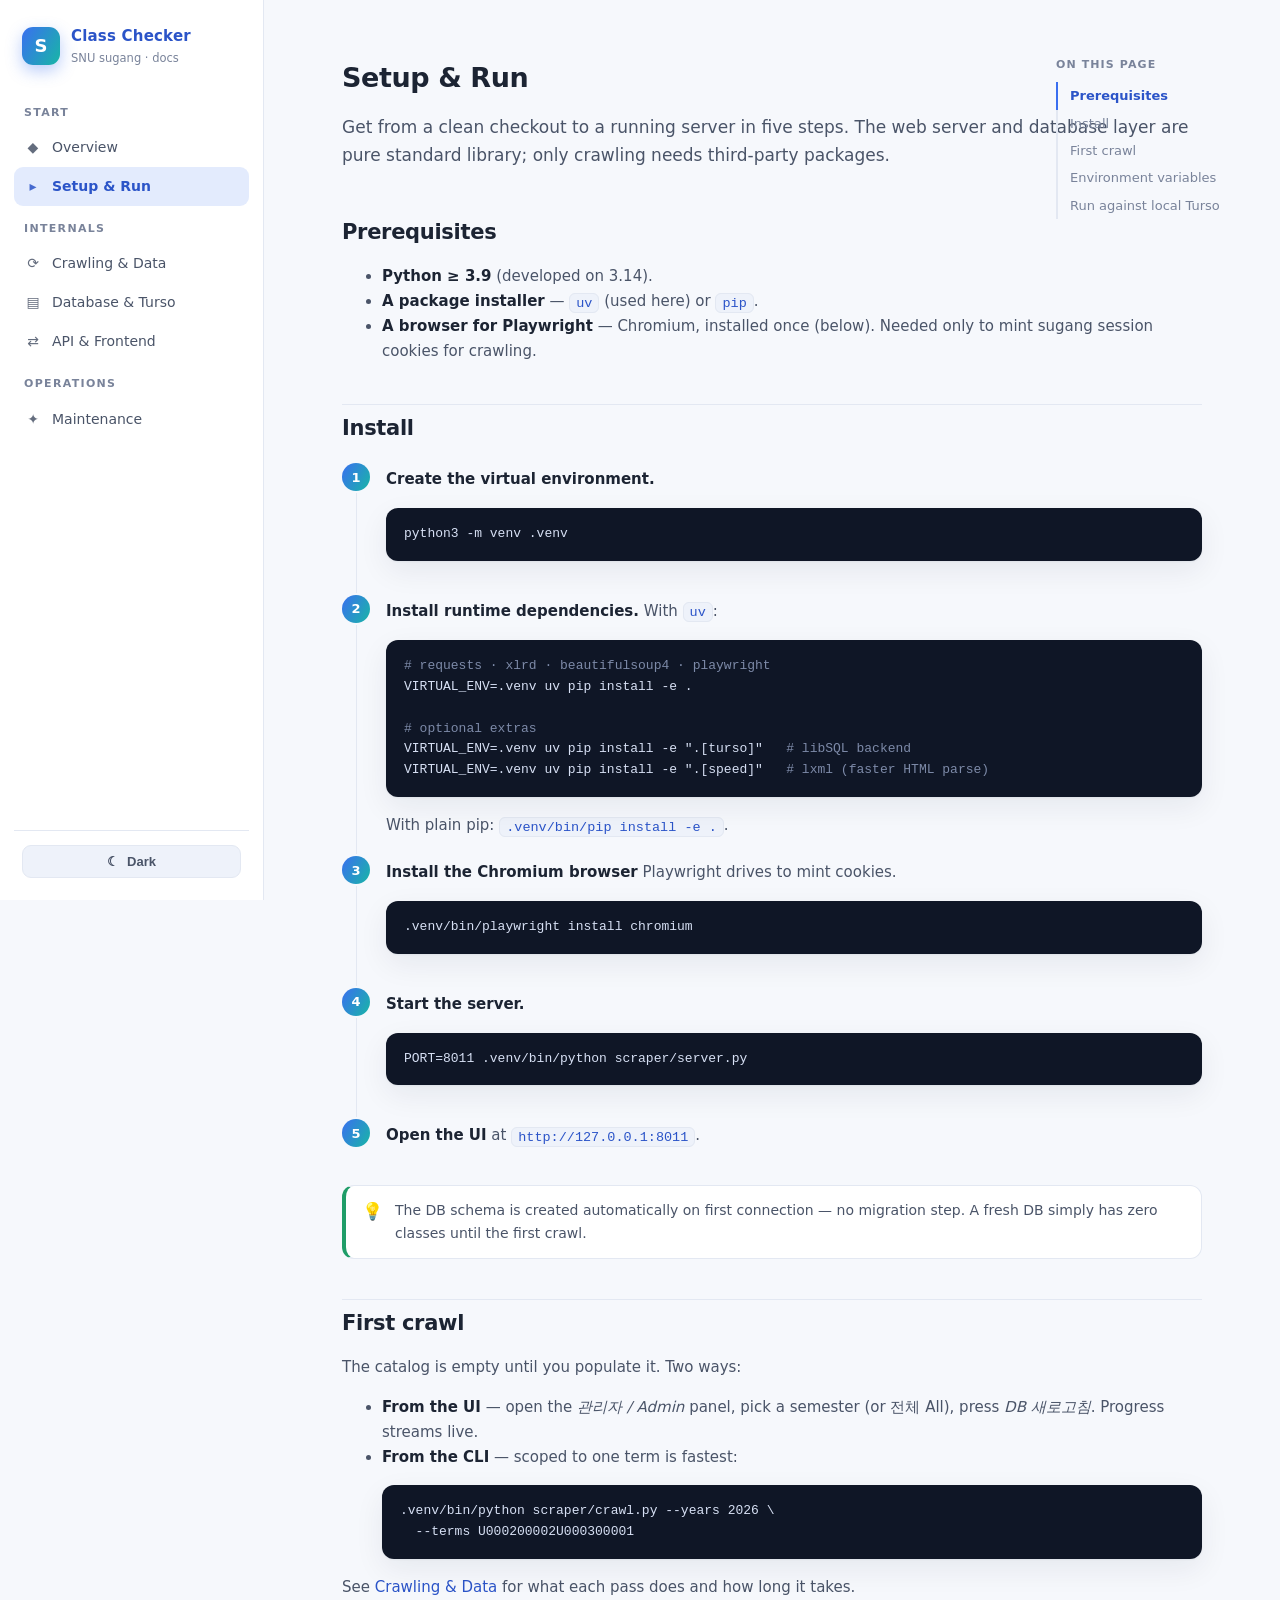
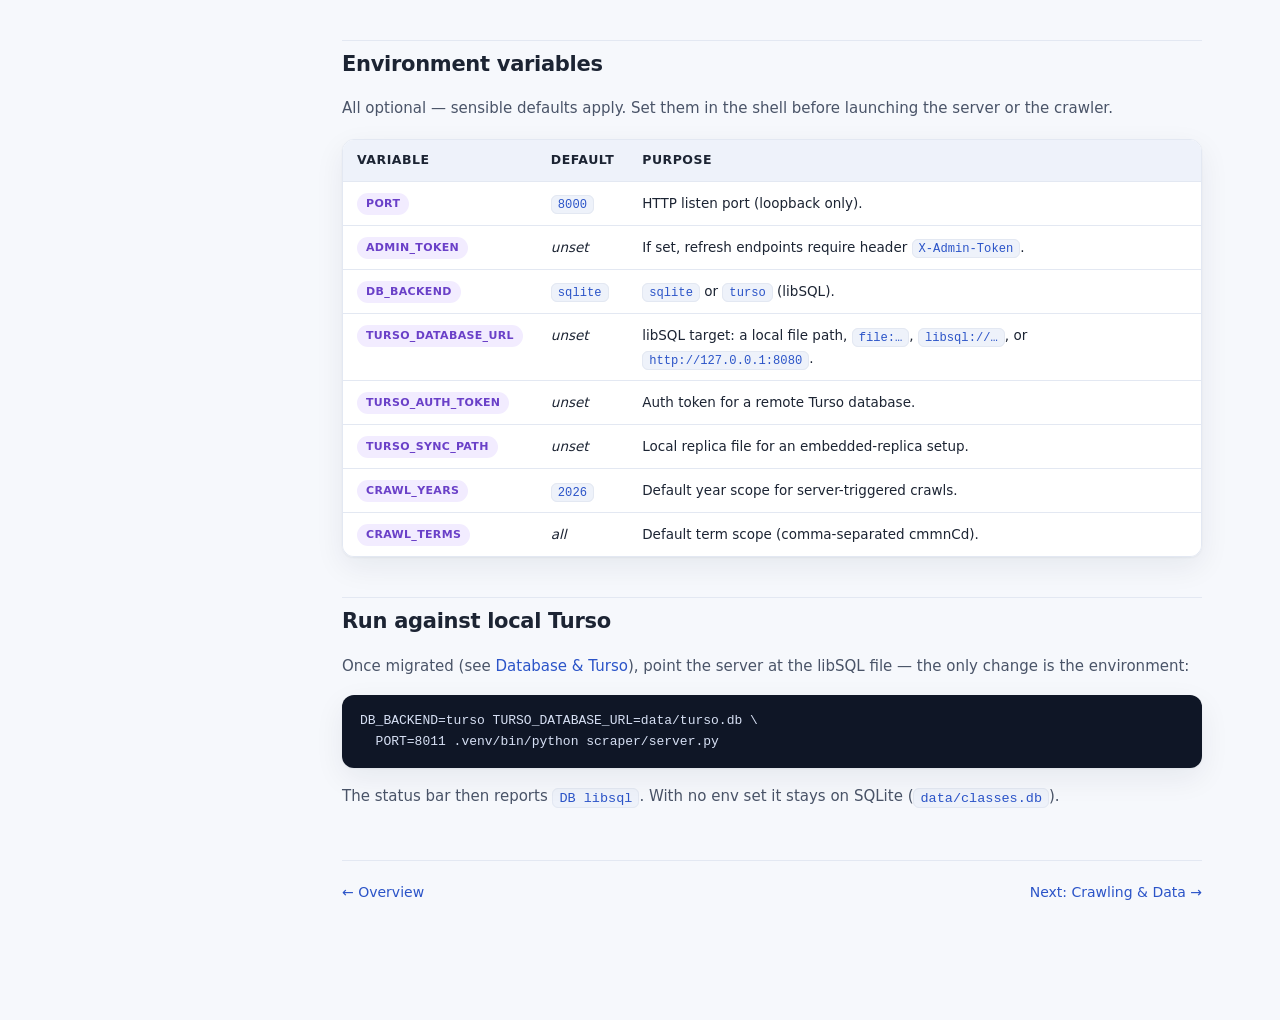
<file: docs/setup.html>
<!doctype html>
<html lang="en" data-theme="light">
<head>
<meta charset="utf-8">
<meta name="viewport" content="width=device-width, initial-scale=1">
<title>Setup &amp; Run · SNU Class Checker Docs</title>
<link rel="stylesheet" href="styles.css">
</head>
<body>
<aside class="sidebar" id="sidebar"></aside>
<main class="content">
<article>

  <h1>Setup &amp; Run</h1>
  <p class="lead">Get from a clean checkout to a running server in five steps.
     The web server and database layer are pure standard library; only crawling
     needs third-party packages.</p>

  <h2 id="prereq">Prerequisites</h2>
  <ul>
    <li><strong>Python ≥ 3.9</strong> (developed on 3.14).</li>
    <li><strong>A package installer</strong> — <code>uv</code> (used here) or <code>pip</code>.</li>
    <li><strong>A browser for Playwright</strong> — Chromium, installed once (below).
        Needed only to mint sugang session cookies for crawling.</li>
  </ul>

  <h2 id="install">Install</h2>
  <ol class="steps">
    <li><strong>Create the virtual environment.</strong>
      <pre><code>python3 -m venv .venv</code></pre></li>
    <li><strong>Install runtime dependencies.</strong> With <code>uv</code>:
      <pre><code><span class="cmt"># requests · xlrd · beautifulsoup4 · playwright</span>
VIRTUAL_ENV=.venv uv pip install -e .

<span class="cmt"># optional extras</span>
VIRTUAL_ENV=.venv uv pip install -e ".[turso]"   <span class="cmt"># libSQL backend</span>
VIRTUAL_ENV=.venv uv pip install -e ".[speed]"   <span class="cmt"># lxml (faster HTML parse)</span></code></pre>
      With plain pip: <code>.venv/bin/pip install -e .</code>.</li>
    <li><strong>Install the Chromium browser</strong> Playwright drives to mint cookies.
      <pre><code>.venv/bin/playwright install chromium</code></pre></li>
    <li><strong>Start the server.</strong>
      <pre><code>PORT=8011 .venv/bin/python scraper/server.py</code></pre></li>
    <li><strong>Open the UI</strong> at <code>http://127.0.0.1:8011</code>.</li>
  </ol>

  <div class="callout tip"><span class="ic">💡</span>
    <p>The DB schema is created automatically on first connection — no migration
       step. A fresh DB simply has zero classes until the first crawl.</p></div>

  <h2 id="firstcrawl">First crawl</h2>
  <p>The catalog is empty until you populate it. Two ways:</p>
  <ul>
    <li><strong>From the UI</strong> — open the <em>관리자 / Admin</em> panel, pick a
        semester (or 전체 All), press <em>DB 새로고침</em>. Progress streams live.</li>
    <li><strong>From the CLI</strong> — scoped to one term is fastest:
      <pre><code>.venv/bin/python scraper/crawl.py --years 2026 \
  --terms U000200002U000300001</code></pre></li>
  </ul>
  <p>See <a href="crawl.html">Crawling &amp; Data</a> for what each pass does and how
     long it takes.</p>

  <h2 id="env">Environment variables</h2>
  <p>All optional — sensible defaults apply. Set them in the shell before launching
     the server or the crawler.</p>
  <div class="table-wrap"><table>
    <tr><th>Variable</th><th>Default</th><th>Purpose</th></tr>
    <tr><td><span class="badge env">PORT</span></td><td><code>8000</code></td><td>HTTP listen port (loopback only).</td></tr>
    <tr><td><span class="badge env">ADMIN_TOKEN</span></td><td><em>unset</em></td><td>If set, refresh endpoints require header <code>X-Admin-Token</code>.</td></tr>
    <tr><td><span class="badge env">DB_BACKEND</span></td><td><code>sqlite</code></td><td><code>sqlite</code> or <code>turso</code> (libSQL).</td></tr>
    <tr><td><span class="badge env">TURSO_DATABASE_URL</span></td><td><em>unset</em></td><td>libSQL target: a local file path, <code>file:…</code>, <code>libsql://…</code>, or <code>http://127.0.0.1:8080</code>.</td></tr>
    <tr><td><span class="badge env">TURSO_AUTH_TOKEN</span></td><td><em>unset</em></td><td>Auth token for a remote Turso database.</td></tr>
    <tr><td><span class="badge env">TURSO_SYNC_PATH</span></td><td><em>unset</em></td><td>Local replica file for an embedded-replica setup.</td></tr>
    <tr><td><span class="badge env">CRAWL_YEARS</span></td><td><code>2026</code></td><td>Default year scope for server-triggered crawls.</td></tr>
    <tr><td><span class="badge env">CRAWL_TERMS</span></td><td><em>all</em></td><td>Default term scope (comma-separated cmmnCd).</td></tr>
  </table></div>

  <h2 id="run-turso">Run against local Turso</h2>
  <p>Once migrated (see <a href="database.html">Database &amp; Turso</a>), point the
     server at the libSQL file — the only change is the environment:</p>
  <pre><code>DB_BACKEND=turso TURSO_DATABASE_URL=data/turso.db \
  PORT=8011 .venv/bin/python scraper/server.py</code></pre>
  <p>The status bar then reports <code>DB libsql</code>. With no env set it stays on
     SQLite (<code>data/classes.db</code>).</p>

  <div class="docfoot"><a href="index.html">← Overview</a><a href="crawl.html">Next: Crawling &amp; Data →</a></div>

</article>
</main>
<script src="docs.js"></script>
</body>
</html>
</file>
<file: docs/styles.css>
/* SNU Class Checker — documentation theme. Self-contained, no external assets. */
:root {
  --bg: #f6f8fc;
  --bg-soft: #eef2fa;
  --panel: #ffffff;
  --ink: #1c2433;
  --ink-soft: #4a5468;
  --muted: #79839a;
  --line: #e3e8f2;
  --brand: #3a6ff0;
  --brand-2: #18b6a6;
  --brand-ink: #2b54c8;
  --warn: #d98324;
  --danger: #d6455d;
  --ok: #1f9d68;
  --code-bg: #0f1626;
  --code-ink: #d7e0f4;
  --shadow: 0 1px 2px rgba(20,30,60,.05), 0 10px 30px rgba(20,30,60,.07);
  --radius: 14px;
  --sidebar-w: 264px;
  --maxw: 860px;
  --grad: linear-gradient(120deg, var(--brand), var(--brand-2));
}
[data-theme="dark"] {
  --bg: #0c1020;
  --bg-soft: #121830;
  --panel: #141b30;
  --ink: #eaf0fb;
  --ink-soft: #c0cae0;
  --muted: #8694b4;
  --line: #243154;
  --brand: #6f9bff;
  --brand-2: #34d6c2;
  --brand-ink: #a9c2ff;
  --code-bg: #0a0f1d;
  --code-ink: #d7e0f4;
  --shadow: 0 1px 2px rgba(0,0,0,.4), 0 18px 40px rgba(0,0,0,.45);
}

* { box-sizing: border-box; }
html { scroll-behavior: smooth; scroll-padding-top: 24px; }
body {
  margin: 0; background: var(--bg); color: var(--ink);
  font: 15px/1.65 -apple-system, "Segoe UI", Roboto, "Noto Sans KR", system-ui, sans-serif;
  -webkit-font-smoothing: antialiased;
}
a { color: var(--brand-ink); text-decoration: none; }
a:hover { text-decoration: underline; }

/* ---------- layout ---------- */
.sidebar {
  position: fixed; inset: 0 auto 0 0; width: var(--sidebar-w); z-index: 20;
  background: var(--panel); border-right: 1px solid var(--line);
  display: flex; flex-direction: column; overflow-y: auto; padding: 18px 14px;
}
.content {
  margin-left: var(--sidebar-w); padding: 56px 40px 120px;
  display: flex; justify-content: center;
}
article { width: 100%; max-width: var(--maxw); }

/* ---------- sidebar brand + nav ---------- */
.brand { display: flex; align-items: center; gap: 11px; padding: 6px 8px 16px; }
.brand .logo {
  width: 38px; height: 38px; border-radius: 11px; background: var(--grad);
  display: grid; place-items: center; color: #fff; font-weight: 800; font-size: 18px;
  box-shadow: 0 6px 16px rgba(58,111,240,.35);
}
.brand b { font-size: 15px; letter-spacing: .2px; }
.brand small { display: block; color: var(--muted); font-size: 11.5px; font-weight: 500; }

.nav { list-style: none; margin: 6px 0 0; padding: 0; }
.nav .sec { font-size: 11px; text-transform: uppercase; letter-spacing: .12em;
  color: var(--muted); padding: 14px 10px 6px; font-weight: 700; }
.nav a {
  display: flex; align-items: center; gap: 10px; padding: 8px 10px; border-radius: 9px;
  color: var(--ink-soft); font-size: 14px; font-weight: 500;
}
.nav a:hover { background: var(--bg-soft); text-decoration: none; color: var(--ink); }
.nav a.active { background: color-mix(in srgb, var(--brand) 14%, transparent);
  color: var(--brand-ink); font-weight: 650; }
.nav a .ic { width: 18px; text-align: center; opacity: .85; }

.side-foot { margin-top: auto; padding: 14px 8px 4px; border-top: 1px solid var(--line); }
.theme-toggle {
  width: 100%; display: flex; align-items: center; justify-content: center; gap: 8px;
  background: var(--bg-soft); color: var(--ink-soft); border: 1px solid var(--line);
  border-radius: 9px; padding: 8px; cursor: pointer; font-size: 13px; font-weight: 600;
}
.theme-toggle:hover { border-color: var(--brand); color: var(--brand-ink); }

/* ---------- hero ---------- */
.hero {
  position: relative; overflow: hidden; border-radius: var(--radius);
  background: var(--grad); color: #fff; padding: 34px 32px; margin-bottom: 30px;
  box-shadow: var(--shadow);
}
.hero::after {
  content: ""; position: absolute; right: -60px; top: -60px; width: 240px; height: 240px;
  background: radial-gradient(circle, rgba(255,255,255,.25), transparent 70%);
}
.hero h1 { margin: 0 0 8px; font-size: 30px; letter-spacing: -.5px; }
.hero p { margin: 0; max-width: 56ch; opacity: .94; font-size: 15.5px; }
.hero .pills { margin-top: 18px; display: flex; flex-wrap: wrap; gap: 8px; }
.hero .pill { background: rgba(255,255,255,.18); border: 1px solid rgba(255,255,255,.28);
  padding: 5px 11px; border-radius: 999px; font-size: 12.5px; font-weight: 600; }

/* ---------- typography ---------- */
h1 { font-size: 27px; letter-spacing: -.4px; margin: 0 0 12px; }
h2 { font-size: 21px; letter-spacing: -.3px; margin: 40px 0 12px; padding-top: 6px;
  border-top: 1px solid var(--line); }
h2:first-of-type { border-top: none; }
h3 { font-size: 16.5px; margin: 26px 0 8px; }
.lead { font-size: 17px; color: var(--ink-soft); margin: 0 0 22px; }
p, li { color: var(--ink-soft); }
strong { color: var(--ink); font-weight: 650; }
.anchor { color: var(--muted); margin-left: 8px; opacity: 0; font-weight: 400; }
h2:hover .anchor, h3:hover .anchor { opacity: 1; }

/* ---------- callouts ---------- */
.callout { display: flex; gap: 12px; padding: 13px 16px; border-radius: 12px;
  margin: 18px 0; border: 1px solid var(--line); background: var(--panel); }
.callout .ic { font-size: 17px; line-height: 1.5; }
.callout p { margin: 0; color: var(--ink-soft); font-size: 14px; }
.callout.note { border-left: 4px solid var(--brand); }
.callout.tip  { border-left: 4px solid var(--ok); }
.callout.warn { border-left: 4px solid var(--warn); }
.callout.danger { border-left: 4px solid var(--danger); }

/* ---------- cards ---------- */
.cards { display: grid; grid-template-columns: repeat(auto-fit, minmax(220px,1fr));
  gap: 14px; margin: 20px 0; }
.card { background: var(--panel); border: 1px solid var(--line); border-radius: 12px;
  padding: 16px 17px; box-shadow: var(--shadow); transition: transform .12s, border-color .12s; }
.card:hover { transform: translateY(-2px); border-color: color-mix(in srgb, var(--brand) 40%, var(--line)); }
.card h3 { margin: 4px 0 6px; font-size: 15px; }
.card p { margin: 0; font-size: 13.5px; }
.card .ic { font-size: 22px; }
a.card { color: inherit; }
a.card:hover { text-decoration: none; }

/* ---------- code ---------- */
code { font-family: ui-monospace, SFMono-Regular, "JetBrains Mono", Menlo, monospace;
  font-size: .9em; background: var(--bg-soft); color: var(--brand-ink);
  padding: 1.5px 6px; border-radius: 6px; border: 1px solid var(--line); }
pre { position: relative; background: var(--code-bg); color: var(--code-ink);
  border-radius: 12px; padding: 16px 18px; overflow-x: auto; margin: 16px 0;
  font-size: 13px; line-height: 1.6; box-shadow: var(--shadow); }
pre code { background: none; border: none; color: inherit; padding: 0; font-size: 13px; }
pre .cmt { color: #7d8aa8; }
pre .copy { position: absolute; top: 9px; right: 9px; background: rgba(255,255,255,.08);
  color: #c6d2ee; border: 1px solid rgba(255,255,255,.14); border-radius: 7px;
  padding: 3px 9px; font-size: 11.5px; cursor: pointer; opacity: 0; transition: opacity .15s; }
pre:hover .copy { opacity: 1; }
pre .copy:hover { background: rgba(255,255,255,.16); }

/* ---------- tables ---------- */
.table-wrap { overflow-x: auto; margin: 18px 0; border: 1px solid var(--line);
  border-radius: 12px; box-shadow: var(--shadow); }
table { width: 100%; border-collapse: collapse; font-size: 13.5px; background: var(--panel); }
th, td { text-align: left; padding: 10px 14px; border-bottom: 1px solid var(--line);
  vertical-align: top; }
th { background: var(--bg-soft); color: var(--ink); font-weight: 650; font-size: 12.5px;
  text-transform: uppercase; letter-spacing: .04em; }
tr:last-child td { border-bottom: none; }
td code { white-space: nowrap; }

/* ---------- misc ---------- */
.badge { display: inline-block; font-size: 11px; font-weight: 700; padding: 2px 9px;
  border-radius: 999px; letter-spacing: .03em; vertical-align: middle; }
.badge.get { background: #e6f0ff; color: #2353c9; }
.badge.post { background: #e7f8ef; color: #117a4d; }
.badge.env { background: #f2ecff; color: #6a40c8; }
[data-theme="dark"] .badge.get { background: #16264d; color: #9cc0ff; }
[data-theme="dark"] .badge.post { background: #103527; color: #67e3a6; }
[data-theme="dark"] .badge.env { background: #251a45; color: #c4a9ff; }
.steps { counter-reset: step; list-style: none; padding: 0; margin: 18px 0; }
.steps > li { position: relative; padding: 4px 0 18px 44px; }
.steps > li::before { counter-increment: step; content: counter(step);
  position: absolute; left: 0; top: 0; width: 28px; height: 28px; border-radius: 50%;
  background: var(--grad); color: #fff; font-weight: 700; font-size: 13px;
  display: grid; place-items: center; }
.steps > li:not(:last-child)::after { content: ""; position: absolute; left: 13.5px; top: 30px;
  bottom: 2px; width: 1.5px; background: var(--line); }
.kbd { font-family: ui-monospace, monospace; background: var(--panel); border: 1px solid var(--line);
  border-bottom-width: 2px; border-radius: 6px; padding: 1px 7px; font-size: 12px; }
.toc { position: fixed; top: 56px; right: 24px; width: 200px; font-size: 13px; }
.toc b { display: block; color: var(--muted); font-size: 11px; text-transform: uppercase;
  letter-spacing: .1em; margin-bottom: 8px; }
.toc a { display: block; color: var(--muted); padding: 3px 0 3px 12px;
  border-left: 2px solid var(--line); }
.toc a.active { color: var(--brand-ink); border-left-color: var(--brand); font-weight: 600; }
.docfoot { margin-top: 50px; padding-top: 20px; border-top: 1px solid var(--line);
  display: flex; justify-content: space-between; font-size: 14px; color: var(--muted); }
.diagram { width: 100%; height: auto; background: var(--panel); border: 1px solid var(--line);
  border-radius: var(--radius); padding: 14px; box-shadow: var(--shadow); margin: 20px 0; }

.nav-toggle { display: none; position: fixed; top: 14px; left: 14px; z-index: 40;
  background: var(--panel); border: 1px solid var(--line); border-radius: 10px;
  width: 42px; height: 42px; font-size: 18px; cursor: pointer; box-shadow: var(--shadow); color: var(--ink); }

@media (max-width: 1180px) { .toc { display: none; } }
@media (max-width: 880px) {
  .sidebar { transform: translateX(-100%); transition: transform .22s; }
  body.nav-open .sidebar { transform: none; }
  .content { margin-left: 0; padding: 70px 20px 90px; }
  .nav-toggle { display: block; }
}
</file>
